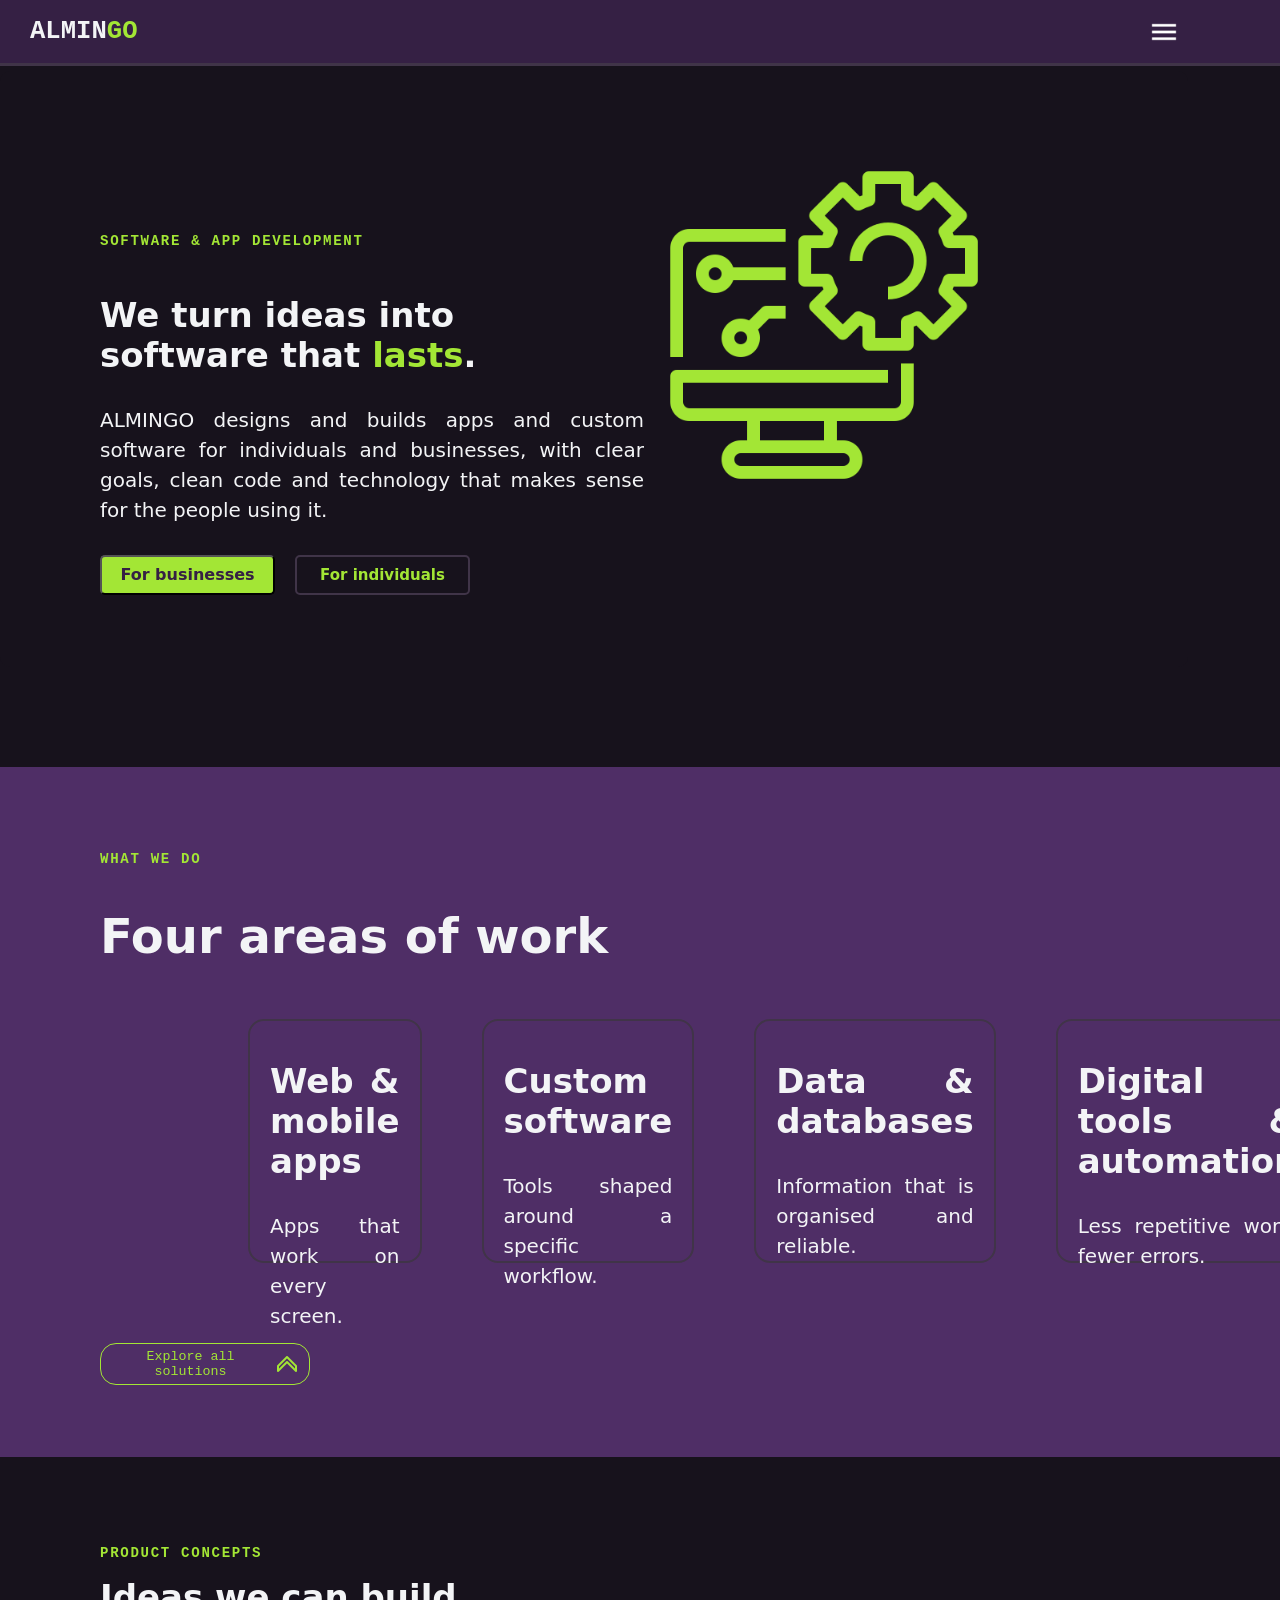
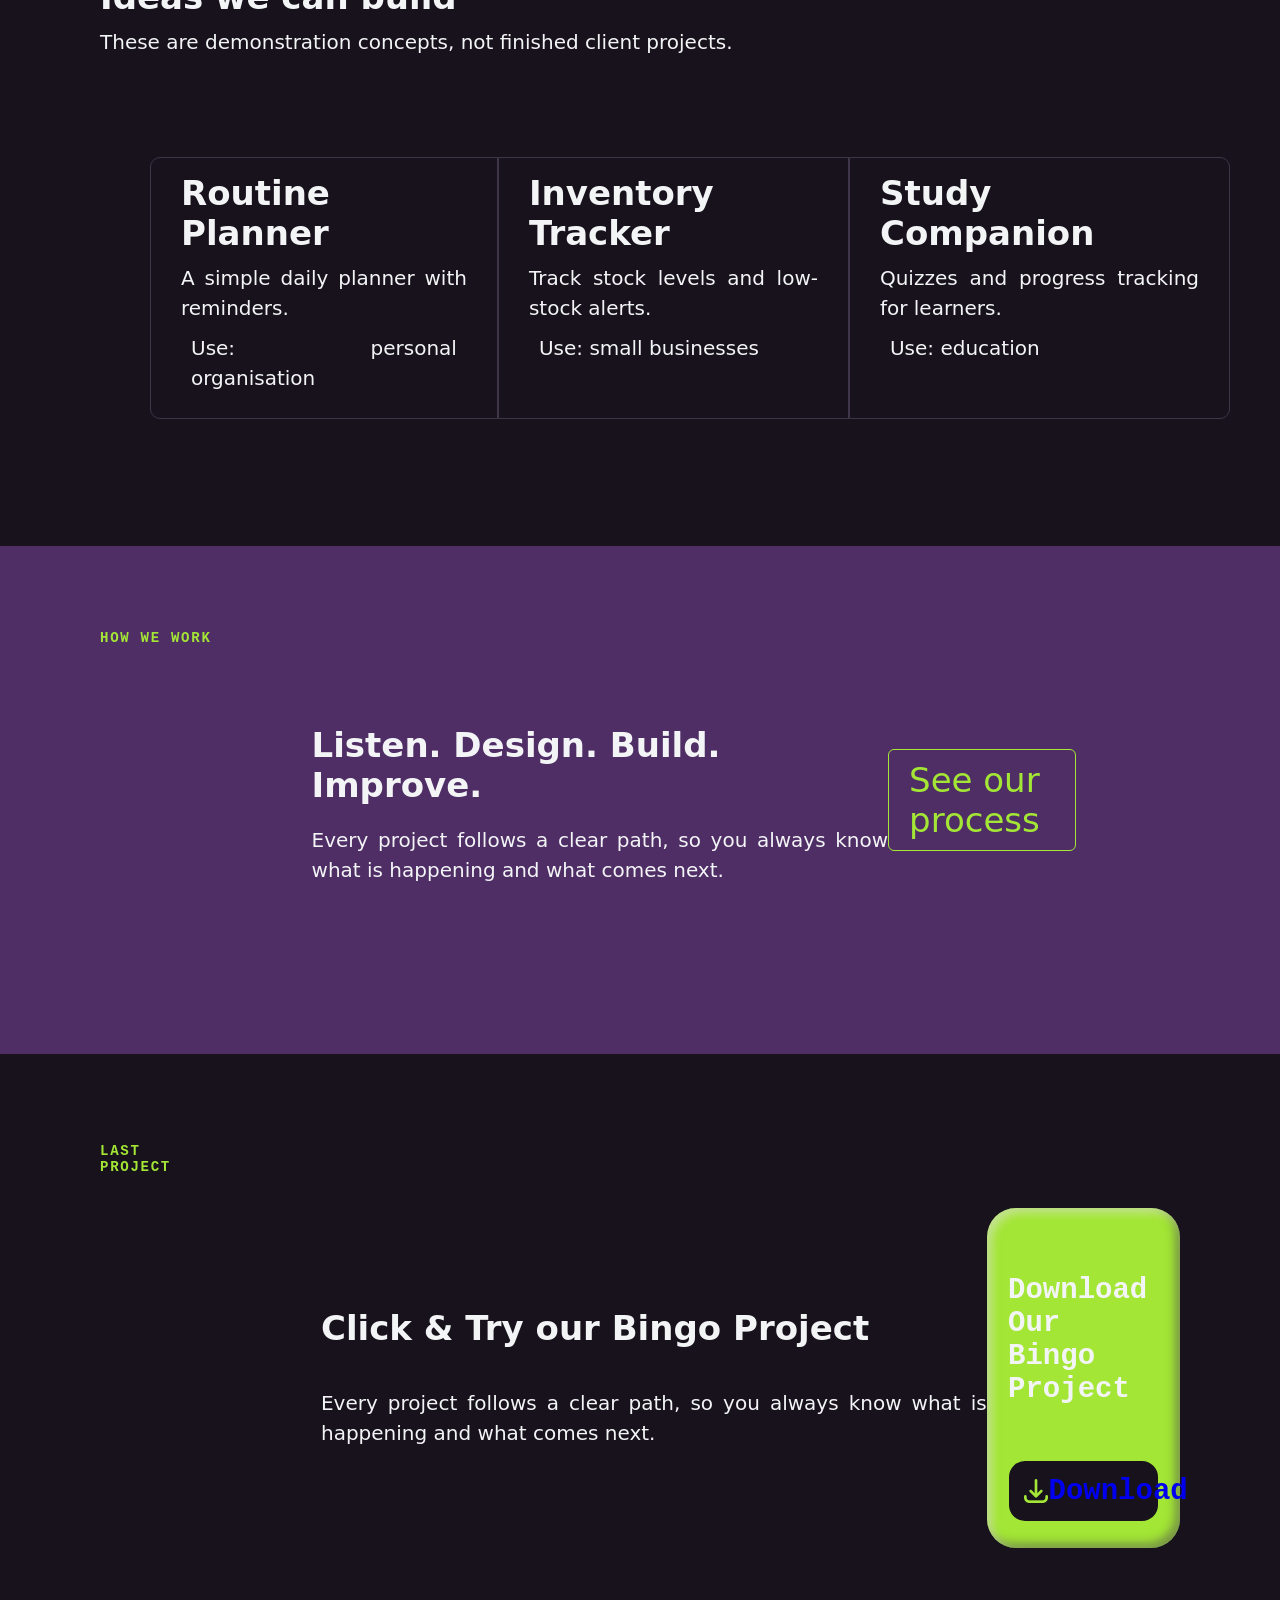
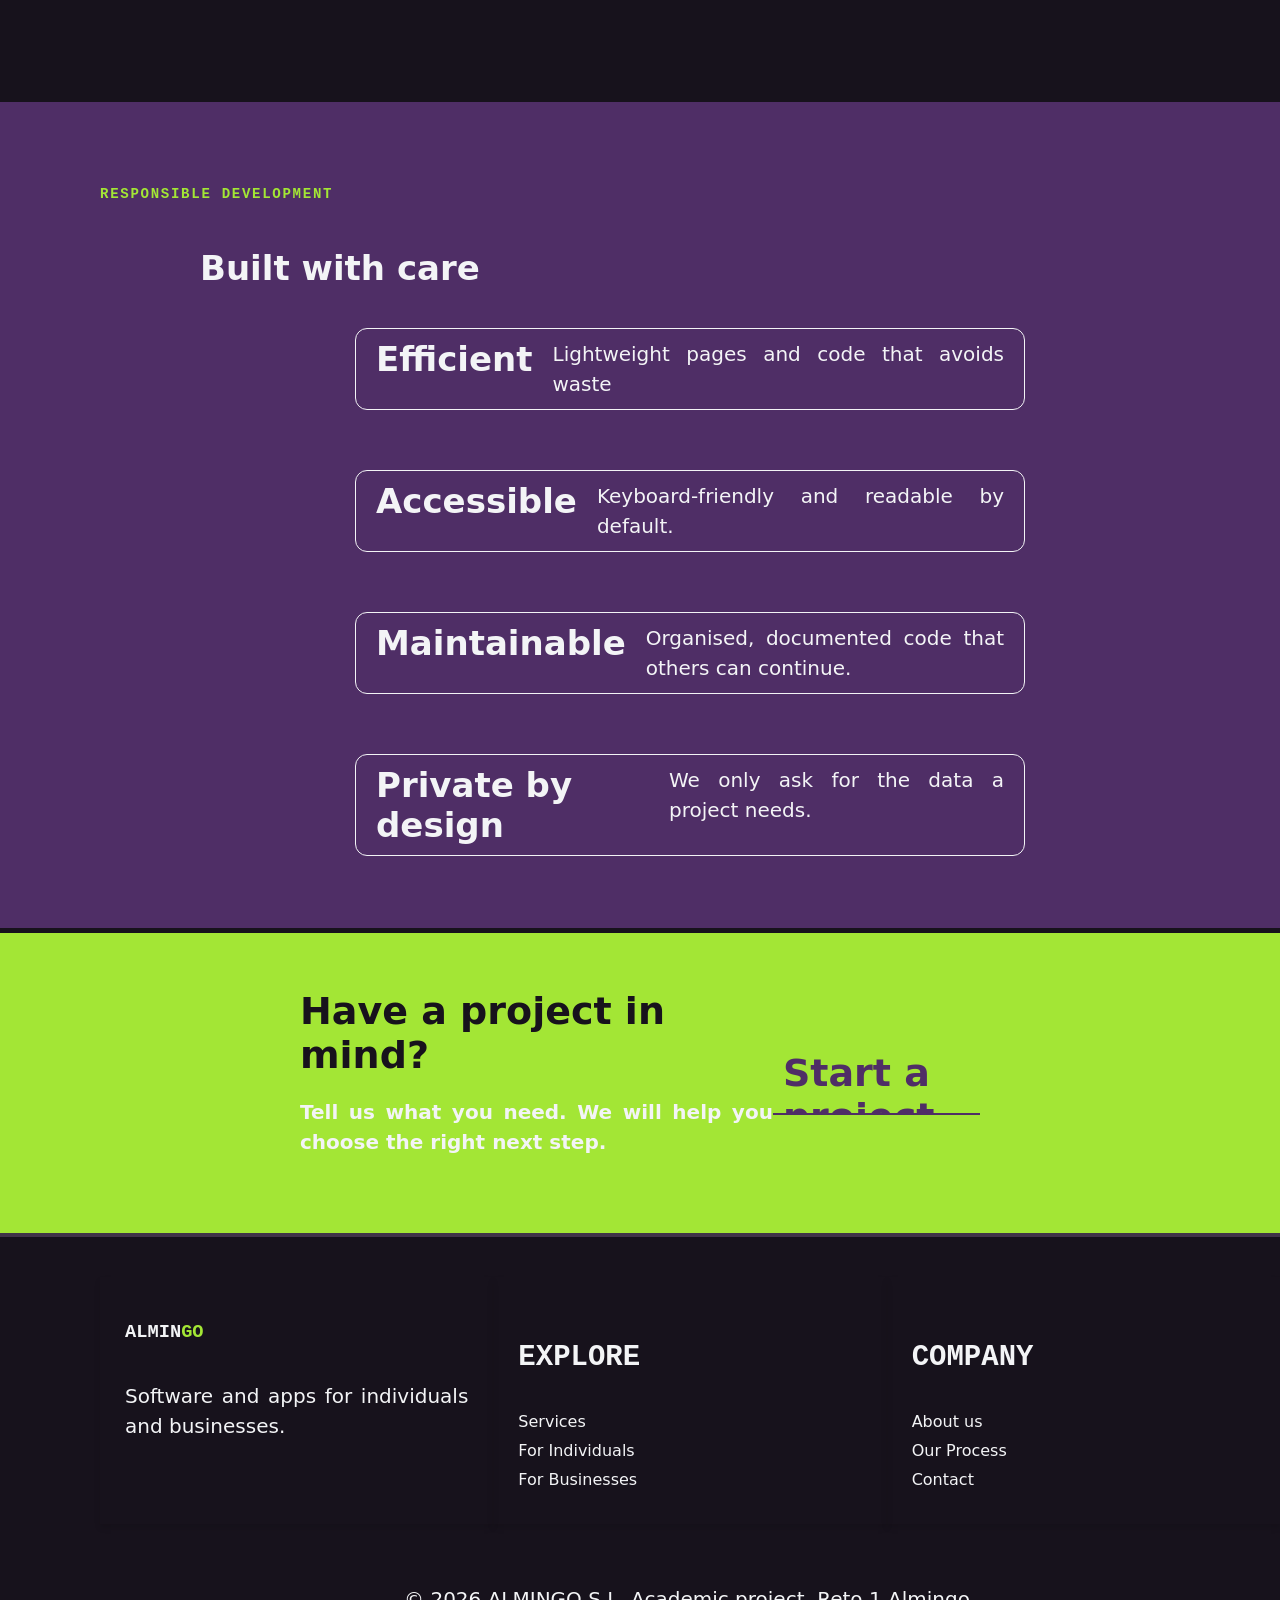
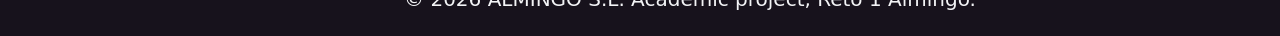
<file: index.html>
<!DOCTYPE html> 
<html lang="en">

<head>
    <meta charset="UTF-8">
    <meta name="viewport" content="width=device-width, initial-scale=1.0">
    <link rel="stylesheet" href="css/animaciones.css">
    <link rel="stylesheet" href="css/style.css">
    <link rel="stylesheet" href="css/index.css">
    <title>Almingo</title>
</head>

<body>
    <header>
        <h1><a href="index.html">ALMIN<span class="resaltado">GO</span></a></h1>
<nav>
    <details>
        <summary><img src="img/menu-icon.png" alt="Menu"></summary>
        <ul>
            <li><a href="index.html" class="lineanimacion">Home</a></li>
            <li><a href="about.html" class="lineanimacion">About</a></li>
            <li><a href="services.html" class="lineanimacion">Services</a></li>
            <li><a href="contact.html" class="lineanimacion" style="color: var(--accent-color);">Contact</a></li>
        </ul>
    </details>
</nav>  

    </header>
    <main>
        <section class="hero">
            <div class="section-left">
            <h2>Software & app development</h2>
            <h3>We turn ideas into software that <span class="resaltado">lasts</span>.</h3>
            <p>ALMINGO designs and builds apps and custom software for individuals and businesses, with clear goals,
                clean code and technology that makes sense for the people using it.</p>
            <div class="links">
                    <button class="businesses"><a href="businesses.html">For businesses</a></button>
                <button class="individuals"><a href="individuals.html" id="individuals">For individuals</a></button>
            </div>
            </div>

                <picture>
                    <source class="blablabla" srcset="img/configuraciones (2).png" media="(prefers-color-scheme: dark)">
                    <img class="blablabla" src="img/configuraciones.png" alt="Descripción de la imagen">
                </picture>
        </section>
    </section>
    <section class="what-we-do">
            <h2>What we do</h2>
            <h5>Four areas of work</h5>
            <div class="card-group">
                <div class="cards">
                    <article>
                    <h3>Web & mobile apps</h3>
                    <p>Apps that work on every screen.</p>
                </article>
                <article>
                    <h3>Custom software</h3>
                    <p>Tools shaped around a specific workflow.</p>
                </article>
                <article>
                    <h3>Data & databases</h3>
                    <p>Information that is organised and reliable.</p>
                </article>
                <article>
                    <h3>Digital tools & automation</h3>
                    <p>Less repetitive work, fewer errors.</p>
                </article>
                </div>

                <div class="cards">

                </div>
            </div>
            <button class="cta-wwd"><a href="#">Explore all solutions</a> <img src="img/flecha-hacia-arriba.png" alt=""></button>
        </section>

<section class="concept">
            <h2>Product concepts</h2>
            <h3>Ideas we can build</h3>
            <p>These are demonstration concepts, not finished client projects.</p>
            <div class="concept-group">
                <article class="left rellenar">
                    <h3>Routine Planner</h3>
                    <p>A simple daily planner with reminders.</p>
                    <p>Use: personal organisation</p>
                </article>
                <article class="rellenar">
                    <h3>Inventory Tracker</h3>
                    <p>Track stock levels and low-stock alerts.</p>
                    <p>Use: small businesses</p>
                </article>
                <article class="right rellenar">
                    <h3>Study Companion</h3>
                    <p>Quizzes and progress tracking for learners.</p>
                    <p>Use: education</p>
                </article>
            </div>
        </section>

        <section class="how-we-work">
            <h2>How we work</h2>
            <div class="hww">
                <div class="hww-text">
                    <h3>Listen. Design. Build. Improve.</h3>
                    <p>Every project follows a clear path, so you always know what is happening and what comes next.</p>
                </div>
                
                <div class="hww-cta">
                    <a href="#">See our process</a>
                </div>
            </div>
        </section>

        <section class="last-project">
            <h2>Last Project</h2>
            <div class="dnld">
                <div class="dnld-text">
                    <h3 style="margin: 0;">Click & Try our Bingo Project</h3>
                    <p style="margin: 0;"> Every project follows a clear path, so you always know what is happening and what comes next.</p>
                </div>
                
                <div class="dnld-cta">
                    <h4 style="width: 87%;">Download Our Bingo Project</h4>
                    <a href="https://drive.google.com/file/d/1TQT_myC5w-_zwgPtc32Vp1gZWszw1AgR/view?usp=sharing" target="_blank"><h4> <img src="img/descargas.png" class="dnld-icon" alt=""> Download</h4></a>
                </div>
            </div>
        </section>

        <section class="dev">
            <h2>Responsible development</h2>
            <h3>Built with care</h3>
            <div class="dev-card">
                <article>
                    <h3>Efficient</h3>
                    <p>Lightweight pages and code that avoids waste</p>
                </article>
                <article>
                    <h3>Accessible</h3>
                    <p>Keyboard-friendly and readable by default.</p>
                </article>
                <article>
                    <h3>Maintainable</h3>
                    <p>Organised, documented code that others can continue.</p>
                </article>
                <article>
                    <h3>Private by design</h3>
                    <p>We only ask for the data a project needs.</p>
                </article>
            </div>
        </section>

<section class="CTA">
    <div class="cta-left">
        <h3>Have a project in mind?</h3>
        <p>Tell us what you need. We will help you choose the right next step.</p>
    </div>
    <div class="cta-right rellenarararriba">
    <a href="#" style="height: 62px;">Start a project</a></div>
</section>
</main>

<footer>
        <section class="informative-section">
            <article class="informative-article">
                <h1>ALMIN<span class="resaltado">GO</span></h1>
                <p>Software and apps for individuals and businesses.</p>
            </article>

            <article class="informative-article">
                <h4>EXPLORE</h4>
                <a href="services.html">Services</a>
                <a href="individuals.html">For Individuals</a>
                <a href="businesses.html">For Businesses</a>
            </article>

            <article class="informative-article">
                <h4>COMPANY</h4>
                <a href="about.html">About us</a>
                <a href="">Our Process</a>
                <a href="contact.html">Contact</a>
            </article>
        </section>

        <section class="copy">
            <p>© 2026 ALMINGO S.L. Academic project, Reto 1 Almingo.</p>
        </section>
    </footer>
    
</body>

</html>
</file>
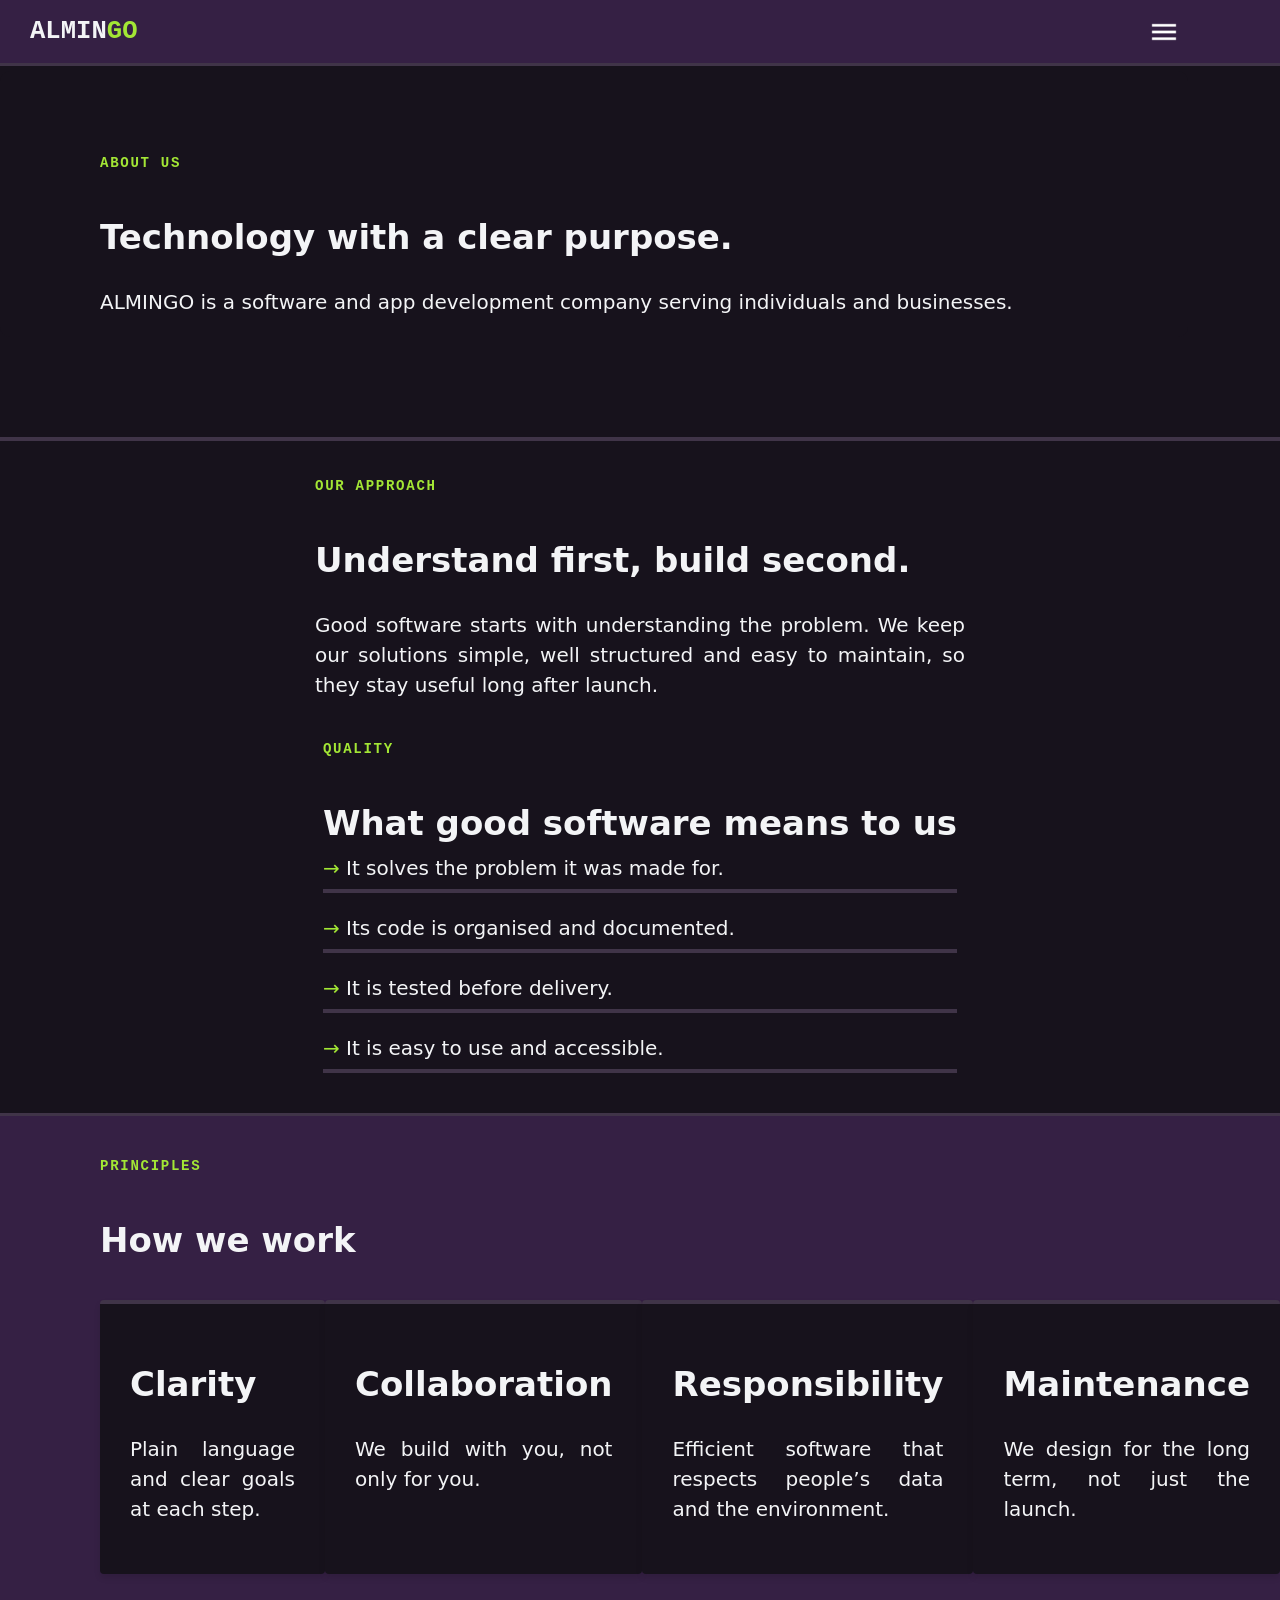
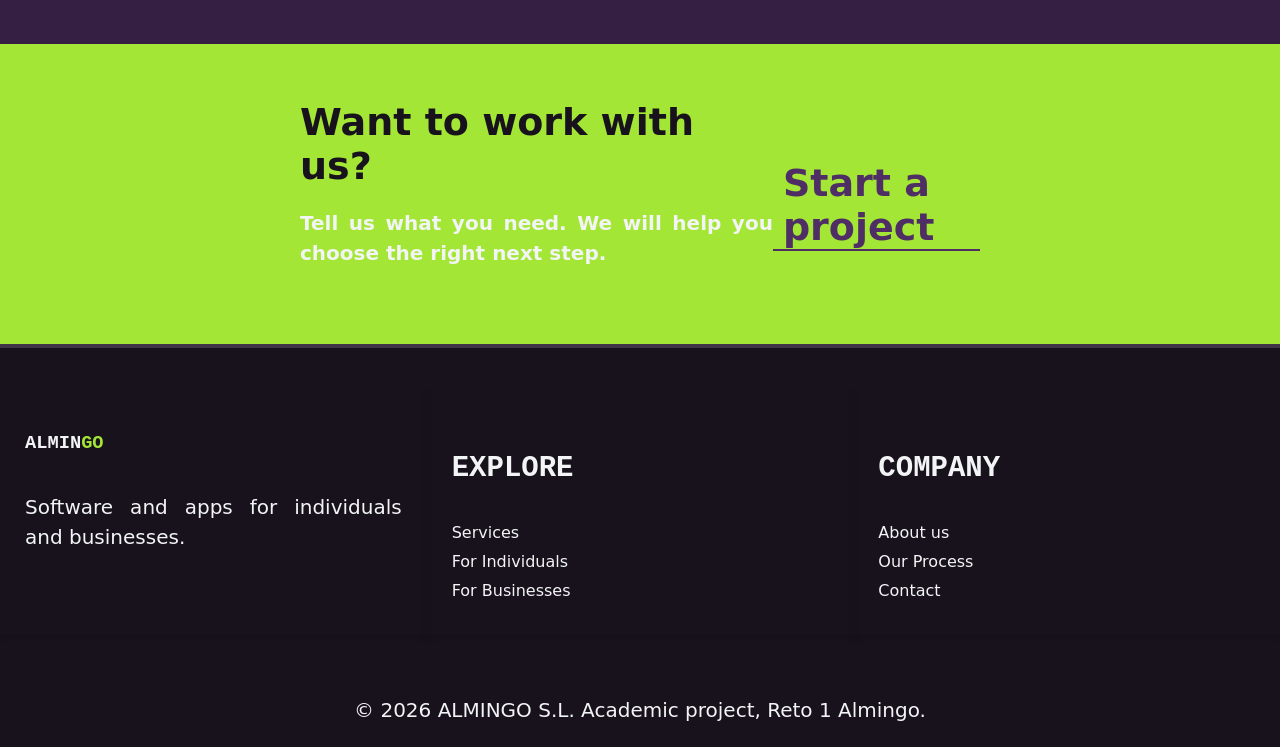
<file: about.html>
<!DOCTYPE html>
<html lang="en">

<head>
    <meta charset="UTF-8">
    <meta name="viewport" content="width=device-width, initial-scale=1.0">
    <link rel="stylesheet" href="css/animaciones.css">
    <link rel="stylesheet" href="css/style.css">
    <link rel="stylesheet" href="css/about-us.css">
    <title>Almingo</title>
</head>

<body>
    <header>
        <h1><a href="index.html">ALMIN<span class="resaltado">GO</span></a></h1>

        <nav>
            <details>
                <summary><img src="img/menu-icon.png" alt="Menu"></summary>
                <ul>
                    <li><a href="index.html" style="--chars:19">Home</a></li>
                    <br>
                    <li><a href="about.html" style="--chars:19">About</a></li>
                    <li><a href="services.html" style="--chars:19">Services</a></li>
            <li><a href="contact.html" class="lineanimacion" style="color: var(--accent-color);">Contact</a></li>
                </ul>
            </details>
        </nav>

    </header>
    <main>
        <section class="hero">
            <h2>About us</h2>
            <h3>Technology with a clear purpose.</h3>
            <p>ALMINGO is a software and app development company serving individuals and businesses.</p>
        </section>

        <section class="work-section">
            <article class="approach">
                <h2>Our approach</h2>
                <h3>Understand first, build second.</h3>
                <p>Good software starts with understanding the problem. We keep our solutions simple, well structured
                    and easy to maintain, so they stay useful long after launch.</p>
            </article>

            <article class="quality">
                <h2>Quality</h2>
                <h3>What good software means to us</h3>
                <p><span class="resaltado">→</span> It solves the problem it was made for.</p>
                <p><span class="resaltado">→</span> Its code is organised and documented.</p>
                <p><span class="resaltado">→</span> It is tested before delivery.</p>
                <p><span class="resaltado">→</span> It is easy to use and accessible.</p>
            </article>
        </section>

        <section>
            <div class="section-principles">
                <h2>Principles</h2>
                <h3>How we work</h3>
            </div>
            <div class="principles-content">
                <article>
                    <h3>Clarity</h3>
                    <p>Plain language and clear goals at each step.</p>
                </article>

                <article>
                    <h3>Collaboration</h3>
                    <p>We build with you, not only for you.</p>
                </article>

                <article>
                    <h3>Responsibility</h3>
                    <p>Efficient software that respects people’s data and the environment.</p>
                </article>

                <article>
                    <h3>Maintenance</h3>
                    <p>We design for the long term, not just the launch.</p>
                </article>
            </div>
        </section>

        <section class="CTA">
            <div cta-lefts>
                <h3>Want to work with us?</h3>
                <p>Tell us what you need. We will help you choose the right next step.</p>
            </div>
            <div class="cta-right">
                <a href="#">Start a project</a>
            </div>
        </section>

        <section class="informative-section">
            <article class="informative-article">
                <h1>ALMIN<span class="resaltado">GO</span></h1>
                <p>Software and apps for individuals and businesses.</p>
            </article>

            <article class="informative-article">
                <h4>EXPLORE</h4>
                <a href="services.html">Services</a>
                <a href="individuals.html">For Individuals</a>
                <a href="businesses.html">For Businesses</a>
            </article>

            <article class="informative-article">
                <h4>COMPANY</h4>
                <a href="about.html">About us</a>
                <a href="">Our Process</a>
                <a href="contact.html">Contact</a>
            </article>
        </section>

        <section class="copy">
            <p>© 2026 ALMINGO S.L. Academic project, Reto 1 Almingo.</p>
        </section>

    </main>
</body>

</html>
</file>
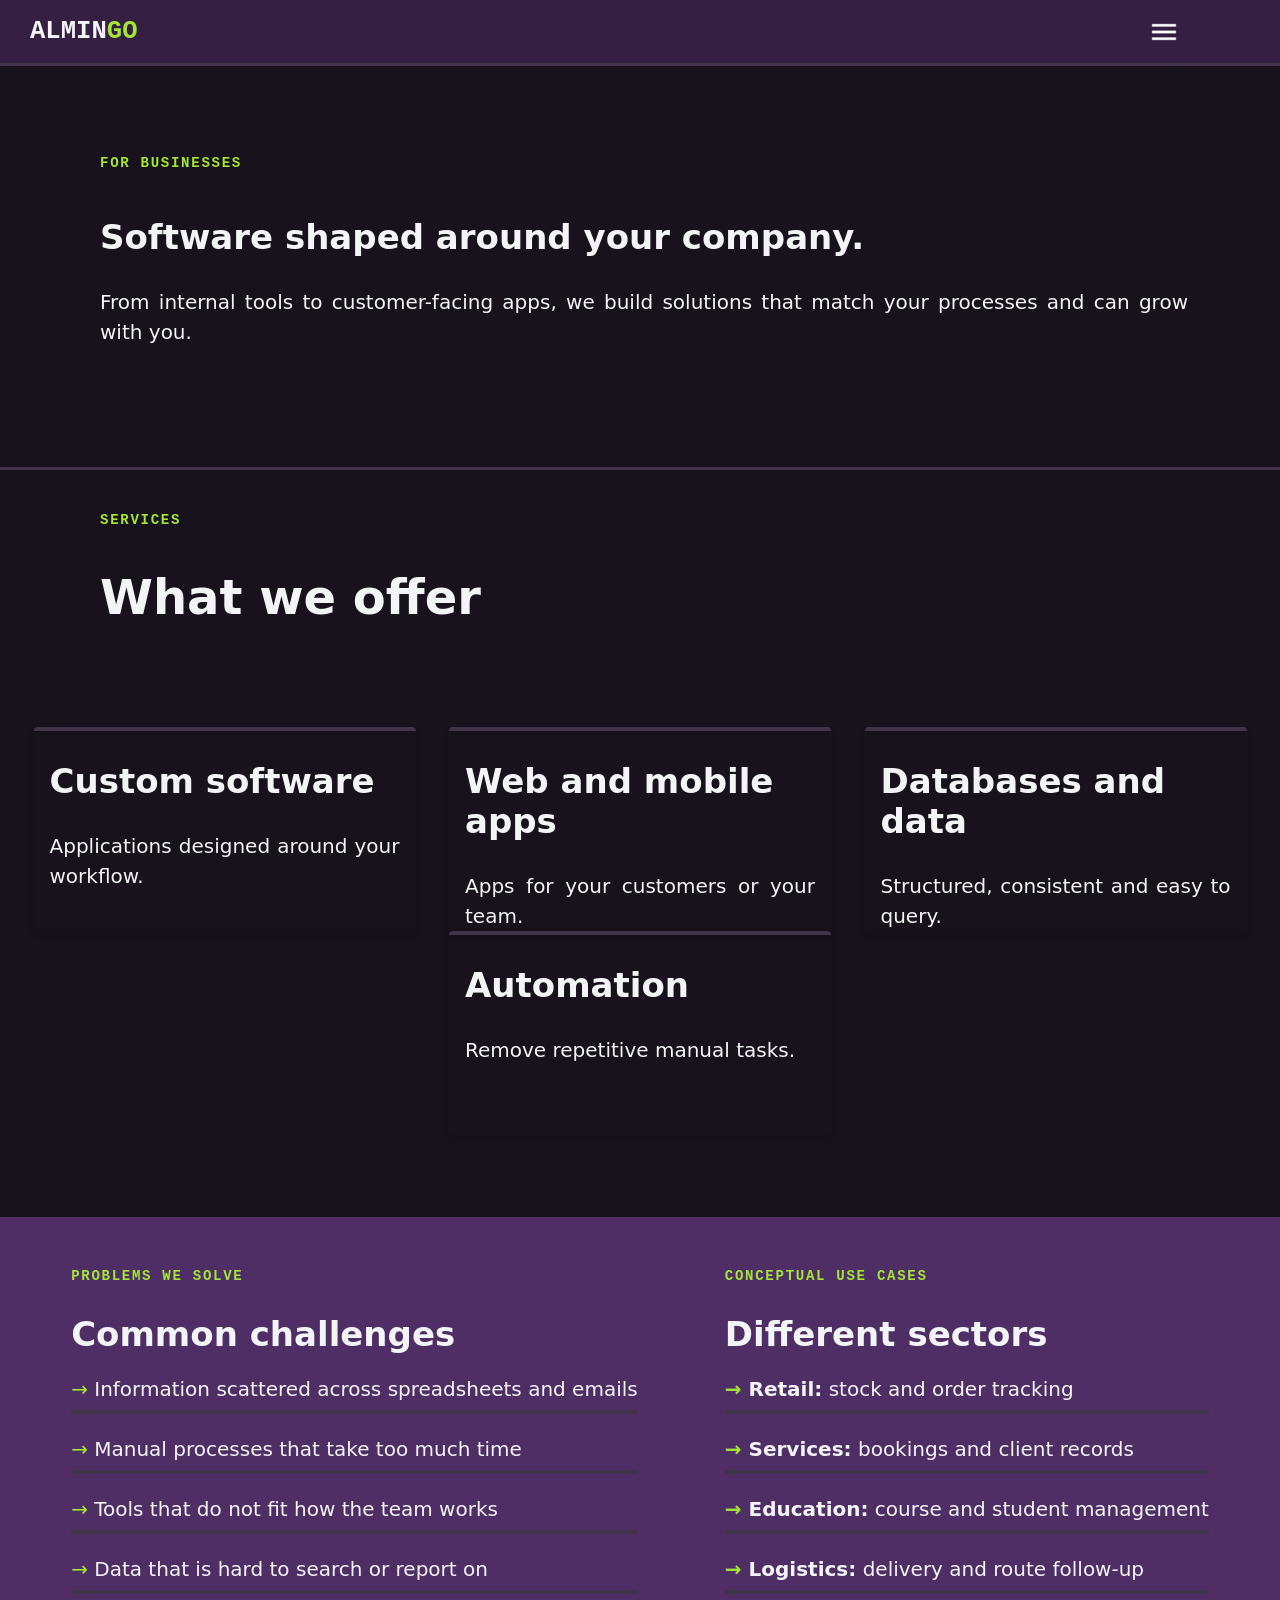
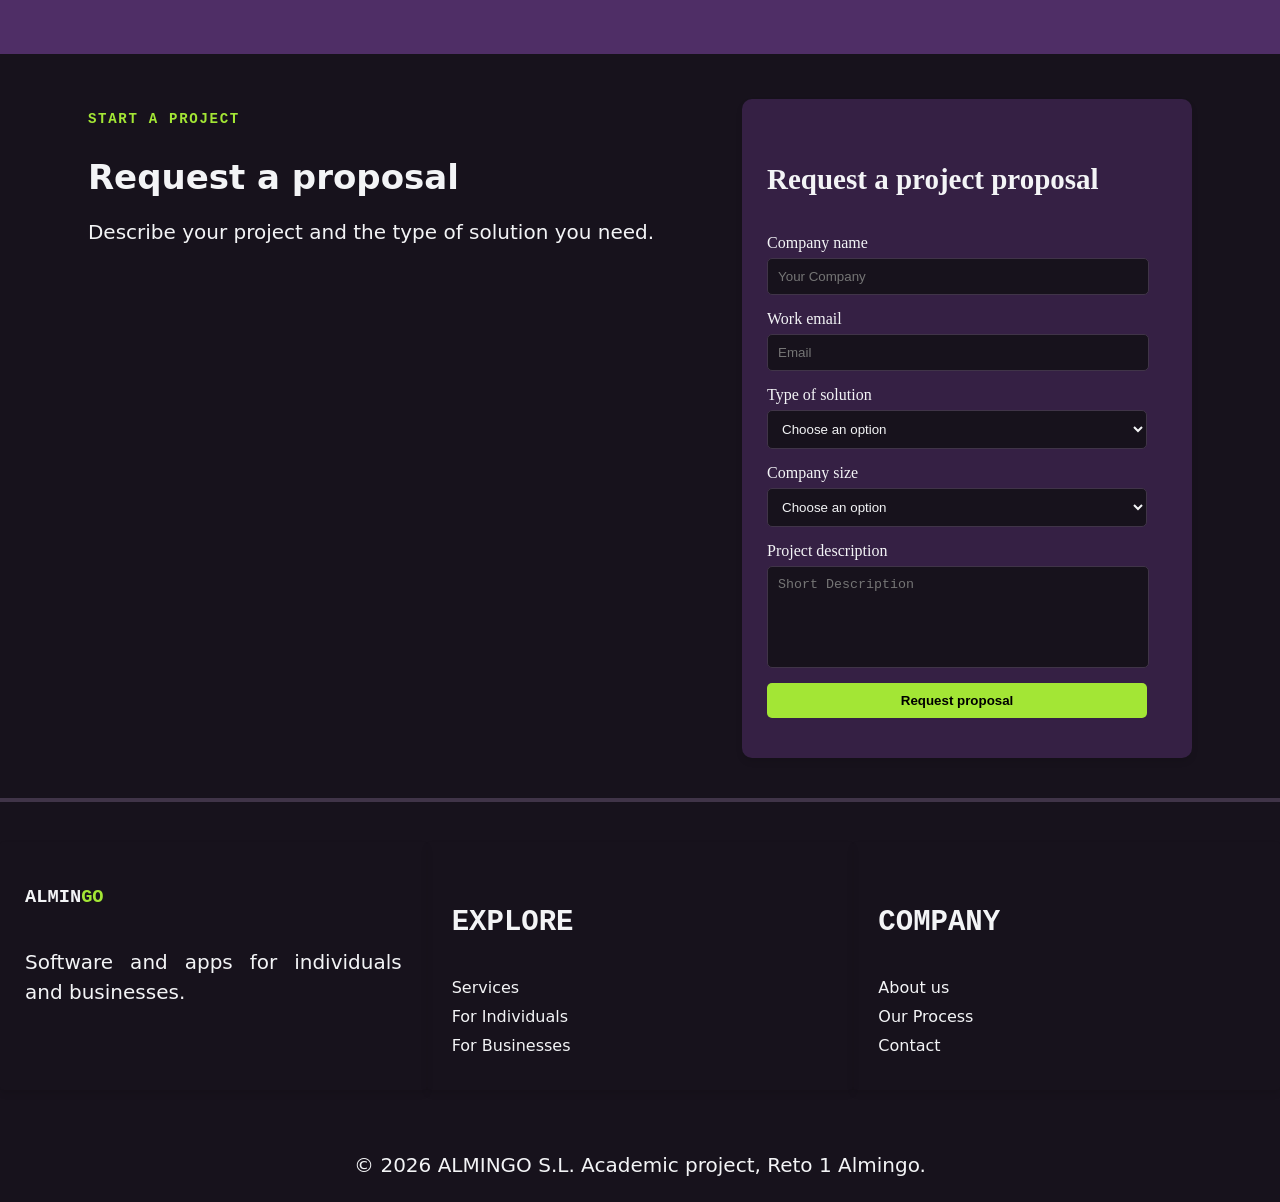
<file: businesses.html>
<!DOCTYPE html>
<html lang="en">

<head>
    <meta charset="UTF-8">
    <meta name="viewport" content="width=device-width, initial-scale=1.0">
    <link rel="stylesheet" href="css/animaciones.css">
    <link rel="stylesheet" href="css/style.css">
    <link rel="stylesheet" href="css/businesses.css">
    <title>Almingo</title>
</head>

<body>
    <header>
        <h1><a href="index.html">ALMIN<span class="resaltado">GO</span></a></h1>

        <nav>
            <details>
                <summary><img src="img/menu-icon.png" alt="Menu"></summary>
                <ul>
                    <li><a href="index.html" style="--chars:19">Home</a></li>
                    <br>
                    <li><a href="about.html" style="--chars:19">About</a></li>
                    <li><a href="services.html" style="--chars:19">Services</a></li>
                    <li><a href="contact.html" class="lineanimacion" style="color: var(--accent-color);">Contact</a></li>
                </ul>
            </details>
        </nav>

    </header>
    <main>
        <section class="hero">
            <h2>For businesses</h2>
            <h3>Software shaped around your company.</h3>
            <p>From internal tools to customer-facing apps, we build solutions that match your
                processes and can grow with you.</p>
        </section>

        <section>
            <div class="section-services">
                <h2>Services</h2>
                <h5>What we offer</h5>
            </div>
            <div class="services">
                <article class="service">
                    <h3>Custom software</h3>
                    <p>Applications designed around your workflow.</p>
                </article>

                <article class="service">
                    <h3>Web and mobile apps</h3>
                    <p>Apps for your customers or your team.</p>
                </article>

                <article class="service">
                    <h3>Databases and data</h3>
                    <p>Structured, consistent and easy to query.</p>
                </article>

                <article class="service">
                    <h3>Automation</h3>
                    <p>Remove repetitive manual tasks.</p>
                </article>
            </div>
        </section>

        <section class="problems">
            <article class="problem">
                <h2>Problems we solve</h2>
                <h3>Common challenges</h3>
                <p><span class="resaltado">→</span> Information scattered across spreadsheets and emails</p>
                <p><span class="resaltado">→</span> Manual processes that take too much time</p>
                <p><span class="resaltado">→</span> Tools that do not fit how the team works</p>
                <p><span class="resaltado">→</span> Data that is hard to search or report on</p>
            </article>

            <article class="problem">
                <h2>Conceptual use cases</h2>
                <h3>Different sectors</h3>
                <p><b><span class="resaltado">→</span> Retail:</b> stock and order tracking</p>
                <p><b><span class="resaltado">→</span> Services:</b> bookings and client records</p>
                <p><b><span class="resaltado">→</span> Education:</b> course and student management</p>
                <p><b><span class="resaltado">→</span> Logistics:</b> delivery and route follow-up</p>
            </article>
        </section>

        <section class="formulario">
            <div class="formulario-texto">
                <h2>Start a project</h2>
                <h3>Request a proposal</h3>
                <p>Describe your project and the type of solution you need.</p>
            </div>
            <form>
                <h4>Request a project proposal</h4>
                <div class="question">
                    <label for="nombre">Company name</label>
                    <div>
                        <input type="text" id="name" name="name" placeholder="Your Company">
                    </div>
                </div>

                <div class="question">
                    <label for="mail">Work email</label>
                    <input type="email" id="mail" name="mail" placeholder="Email">
                </div>

                <div class="question">
                    <label for="tipo">Type of solution</label>
                    <select id="tipo" name="tipo">
                        <option value="">Choose an option</option>
                        <option>Custom software</option>
                        <option>Web or mobile app</option>
                        <option>Database and data management</option>
                        <option>Automation</option>
                        <option>Not sure yet</option>
                    </select>
                </div>

                <div class="question">
                    <label for="tipo">Company size</label>
                    <select d="tipo" name="tipo" style="width: 95%;">
                        <option value="">Choose an option</option>
                        <option>1-10 employees</option>
                        <option>11-50 employees</option>
                        <option>51-250 employees</option>
                        <option>More than 250 employees</option>
                    </select>
                </div>

                <div class="question">
                    <label for="idea">Project description</label>
                    <textarea id="idea" name="idea" placeholder="Short Description"></textarea>
                </div>

                <input type="submit" id="enviar" value="Request proposal" class="boton_enviar">

            </form>
        </section>

        <section class="informative-section">
            <article class="informative-article">
                <h1>ALMIN<span class="resaltado">GO</span></h1>
                <p>Software and apps for individuals and businesses.</p>
            </article>

            <article class="informative-article">
                <h4>EXPLORE</h4>
                <a href="services.html">Services</a>
                <a href="individuals.html">For Individuals</a>
                <a href="businesses.html">For Businesses</a>
            </article>

            <article class="informative-article">
                <h4>COMPANY</h4>
                <a href="about.html">About us</a>
                <a href="">Our Process</a>
                <a href="contact.html">Contact</a>
            </article>
        </section>

        <section class="copy">
            <p>© 2026 ALMINGO S.L. Academic project, Reto 1 Almingo.</p>
        </section>

    </main>
</body>

</html>
</file>
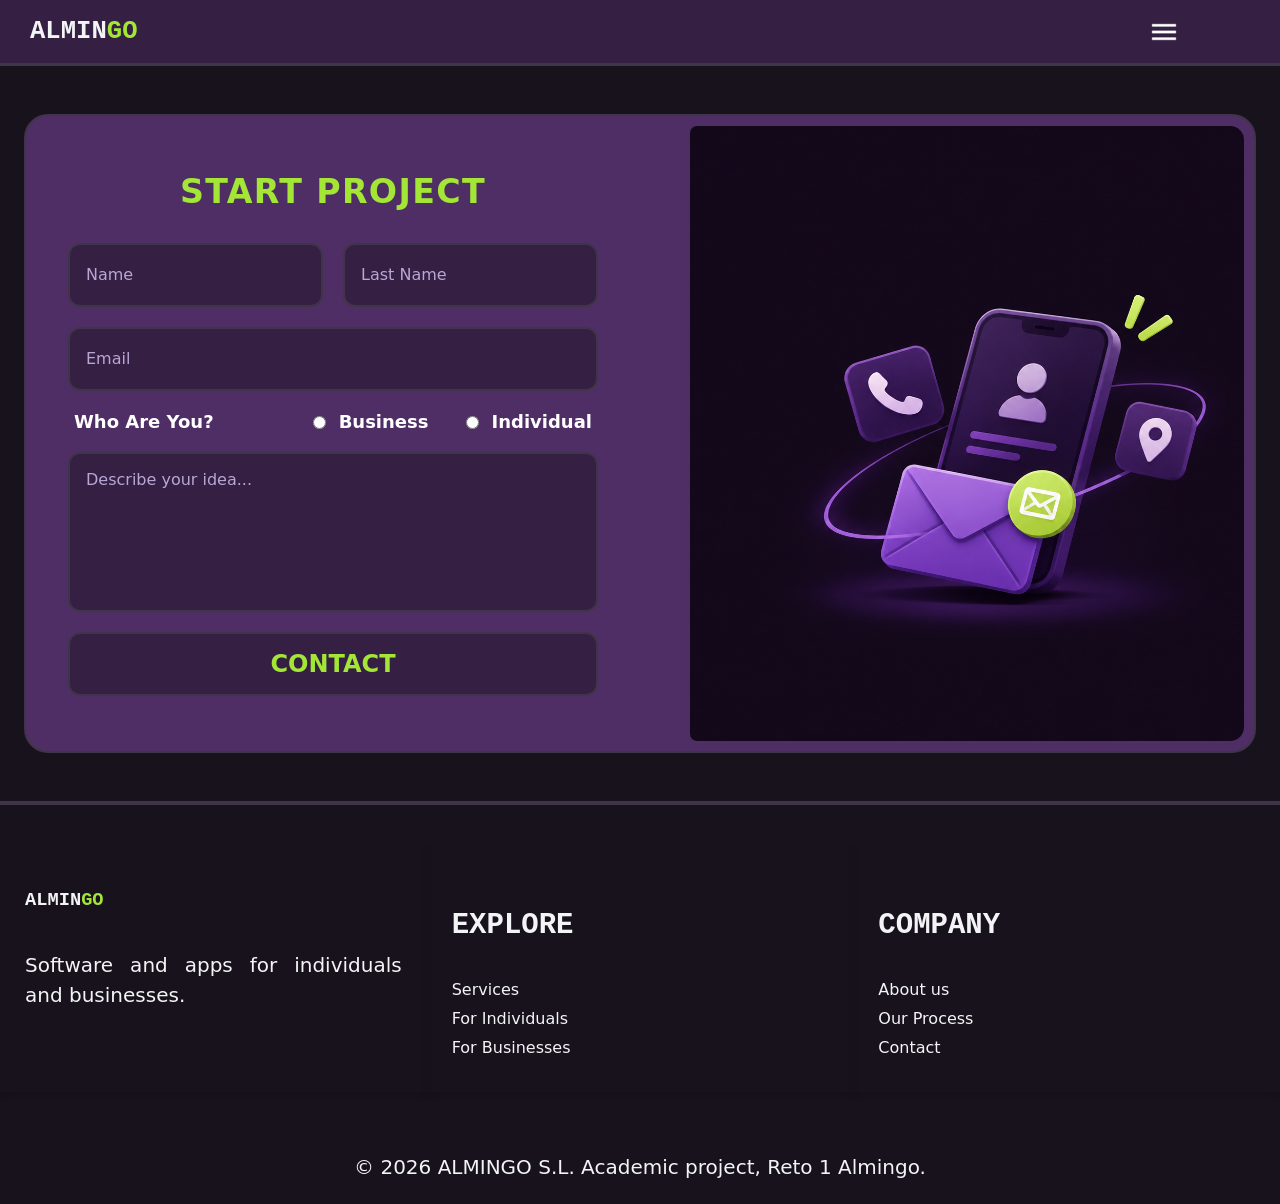
<file: contact.html>
<!DOCTYPE html>
<html lang="en">

<head>
    <meta charset="UTF-8">
    <meta name="viewport" content="width=device-width, initial-scale=1.0">
    <link rel="stylesheet" href="css/animaciones.css">
    <link rel="stylesheet" href="css/style.css">
    <link rel="stylesheet" href="css/contact.css">
    <title>Almingo</title>
</head>

<body>
    <header>
        <h1><a href="index.html">ALMIN<span class="resaltado">GO</span></a></h1>

        <nav>
            <details>
                <summary><img src="img/menu-icon.png" alt="Menu"></summary>
                <ul>
                    <li><a href="index.html" class="lineanimacion" style="--chars:19">Home</a></li>
                    <br>
                    <li><a href="about.html" class="lineanimacion" style="--chars:19">About</a></li>
                    <li><a href="services.html" class="lineanimacion" style="--chars:19">Services</a></li>
                    <li><a href="contact.html" class="lineanimacion" style="color: var(--accent-color);">Contact</a></li>
                </ul>
            </details>
        </nav>

    </header>
    <main>

        <div class="contact">

            <section class="contact-left">
                <form class="contact-form">
                    <h2 class="contact-title">START PROJECT</h2>

                    <div class="contact-row">
                        <input type="text" id="name" name="name" placeholder="Name" autocomplete="given-name">

                        <input type="text" id="last-name" name="last-name" placeholder="Last Name" autocomplete="family-name">
                    </div>

                    <input type="email" id="email" name="email" placeholder="Email" autocomplete="email">

                    <div class="contact-type">
                        <legend>Who Are You?</legend>
                        <div class="contact-type-options">
                            <label class="contact-option">
                                <input type="radio" name="client-type" value="business">
                                <span>Business</span>
                            </label>
                            <label class="contact-option">
                                <input type="radio" name="client-type" value="individual">
                                <span>Individual</span>
                            </label>
                        </div>
                    </div>

                    <textarea class="textarea" id="idea" name="idea" placeholder="Describe your idea..."></textarea>

                    <button type="button" class="contact-button">CONTACT</button>
                </form>
            </section>

            <section class="contact-right">
                <img src="img/Ilustración 3D de contacto en tonos púrpura y lima.png" alt="3D illustration of a phone with an envelope, call and location icons">
            </section>

        </div>
</main>

<footer>
        <section class="informative-section">
            <article class="informative-article">
                <h1>ALMIN<span class="resaltado">GO</span></h1>
                <p>Software and apps for individuals and businesses.</p>
            </article>

            <article class="informative-article">
                <h4>EXPLORE</h4>
                <a href="services.html">Services</a>
                <a href="individuals.html">For Individuals</a>
                <a href="businesses.html">For Businesses</a>
            </article>

            <article class="informative-article">
                <h4>COMPANY</h4>
                <a href="about.html">About us</a>
                <a href="">Our Process</a>
                <a href="contact.html">Contact</a>
            </article>
        </section>

        <section class="copy">
            <p>© 2026 ALMINGO S.L. Academic project, Reto 1 Almingo.</p>
        </section>
    </footer>
    
</body>

</html>
</file>
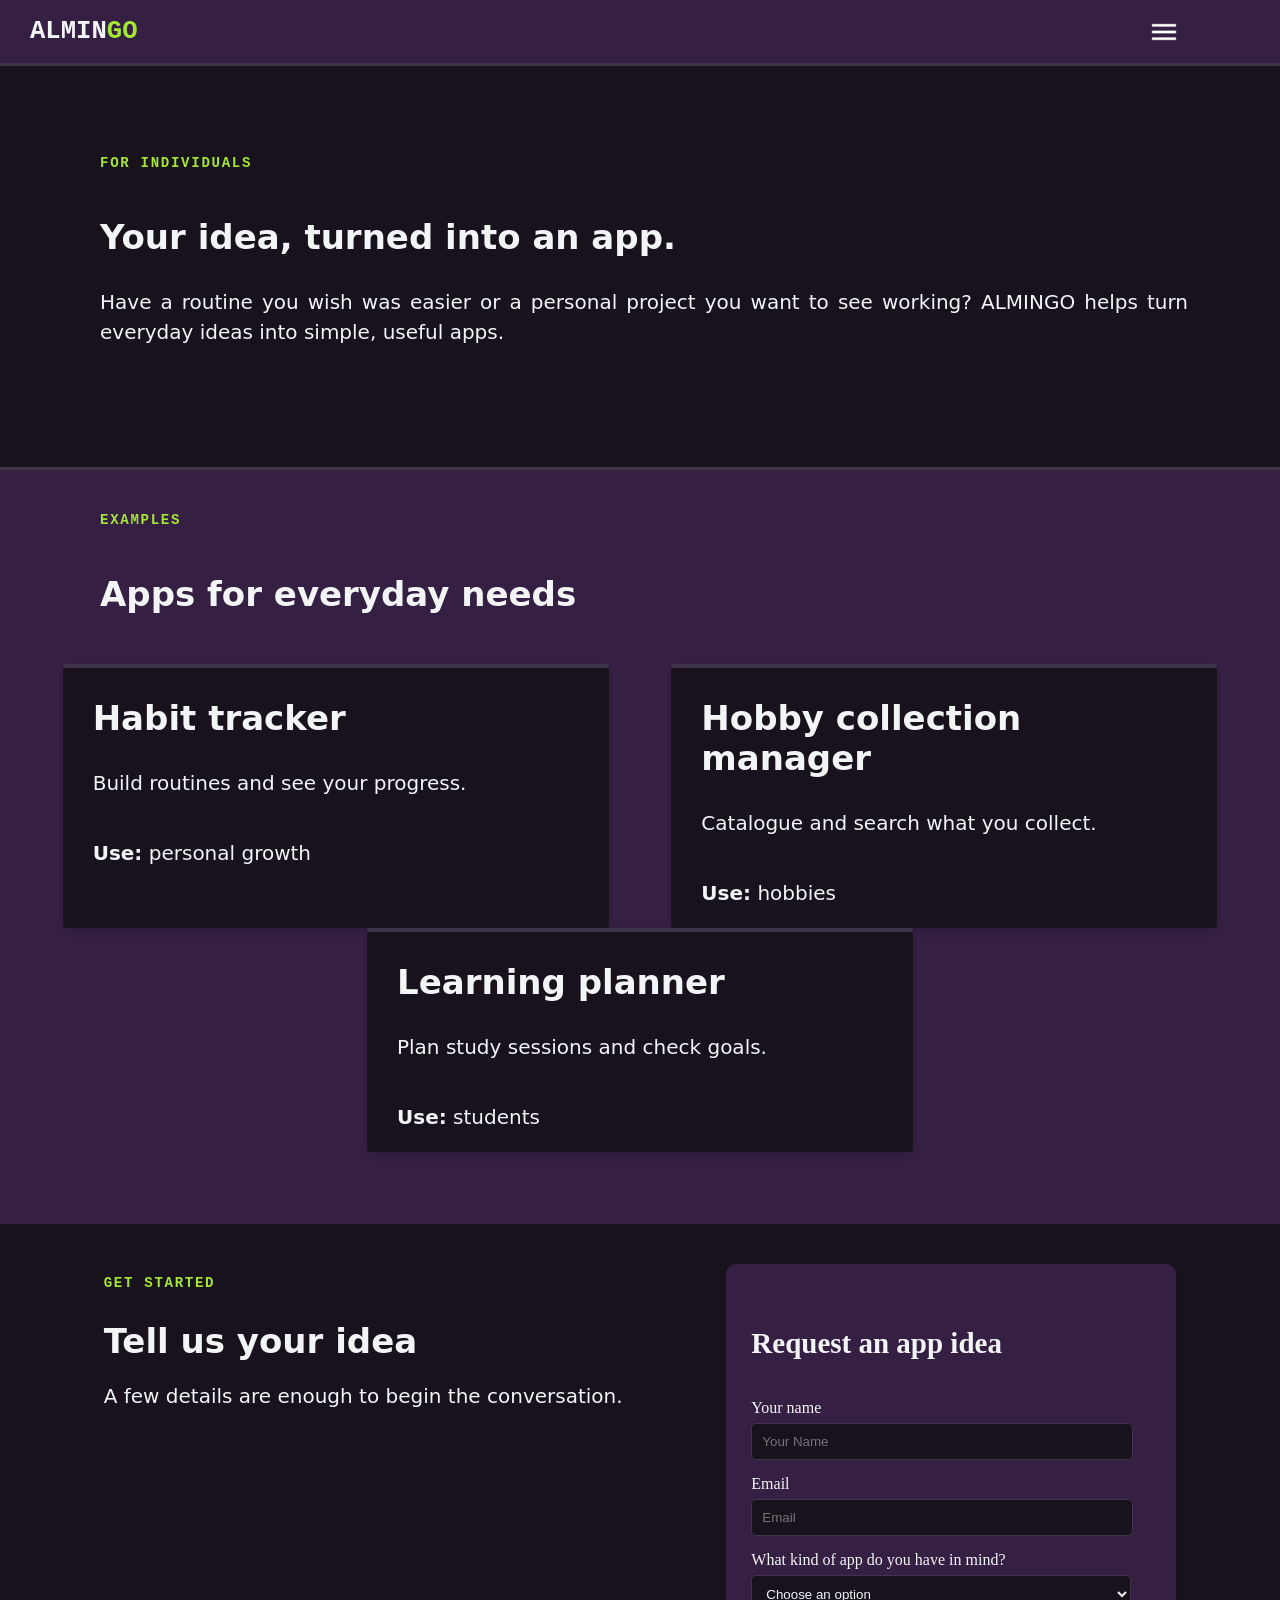
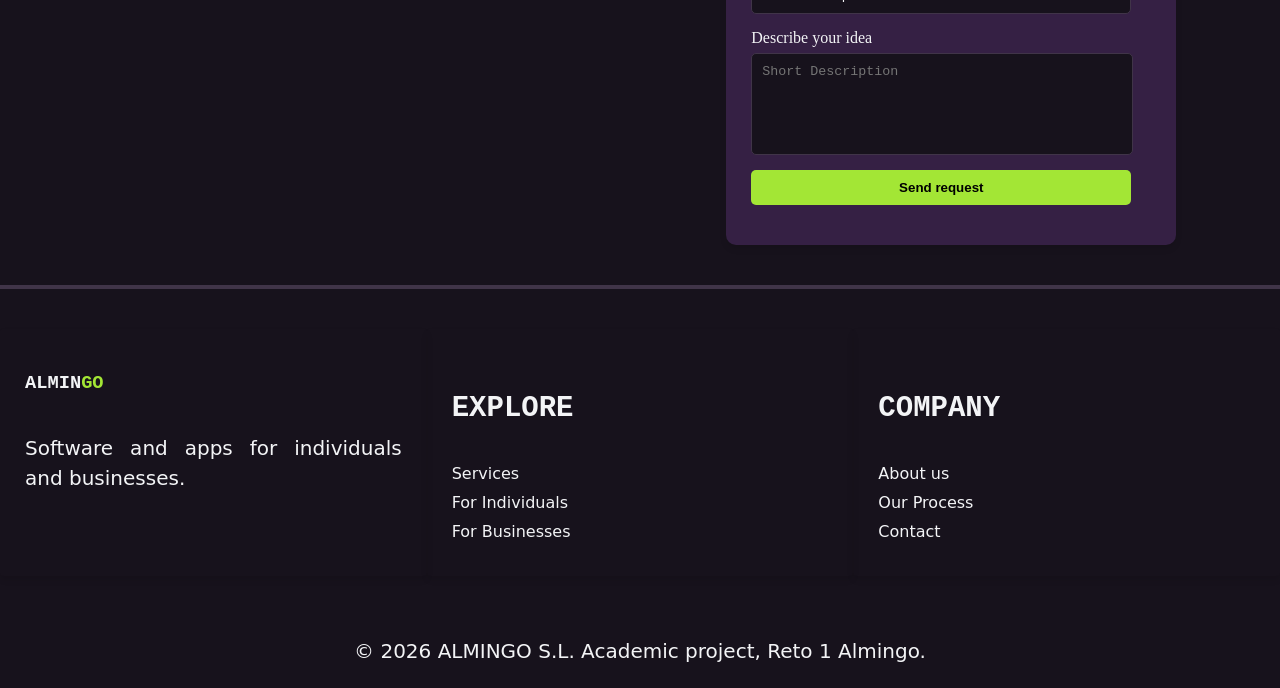
<file: individuals.html>
<!DOCTYPE html>
<html lang="en">

<head>
    <meta charset="UTF-8">
    <meta name="viewport" content="width=device-width, initial-scale=1.0">
    <link rel="stylesheet" href="css/animaciones.css">
    <link rel="stylesheet" href="css/style.css">
    <link rel="stylesheet" href="css/individuals.css">
    <title>Almingo</title>
</head>

<body>
    <header>
        <h1><a href="index.html">ALMIN<span class="resaltado">GO</span></a></h1>

        <nav>
            <details>
                <summary><img src="img/menu-icon.png" alt="Menu"></summary>
                <ul>
                    <li><a href="index.html" class="lineanimacion" style="--chars:19">Home</a></li>
                    <li><a href="about.html" class="lineanimacion" style="--chars:19">About</a></li>
                    <li><a href="services.html" class="lineanimacion" style="--chars:19">Services</a></li>
                    <li><a href="contact.html" class="lineanimacion" style="color: var(--accent-color);">Contact</a></li>
                </ul>
            </details>
        </nav>

    </header>
    <main>
        <section class="hero">
            <h2>For Individuals</h2>
            <h3>Your idea, turned into an app.</h3>
            <p>Have a routine you wish was easier or a personal project you want to see working? ALMINGO helps turn
                everyday ideas into simple, useful apps.</p>
        </section>

        <section>
            <div class="section-examples">
                <h2>EXAMPLES</h2>
                <h3>Apps for everyday needs</h3>
            </div>
            <div class="examples">
                <article class="example">
                    <h3>Habit tracker</h3>
                    <p>Build routines and see your progress.</p>
                    <p><b>Use:</b> personal growth</p>
                </article>
                <article class="example">
                    <h3>Hobby collection manager</h3>
                    <p>Catalogue and search what you collect.</p>
                    <p><b>Use:</b> hobbies</p>
                </article>
                <article class="example">
                    <h3>Learning planner</h3>
                    <p>Plan study sessions and check goals.</p>
                    <p><b>Use:</b> students</p>
                </article>
            </div>
        </section>

        <section class="formulario">
            <div class="formulario-texto">
                <h2>Get started</h2>
                <h3>Tell us your idea</h3>
                <p>A few details are enough to begin the conversation.</p>
            </div>
            <form>
                <h4>Request an app idea</h4>
                <div class="question">
                    <label for="nombre">Your name</label>
                    <div>
                        <input type="text" id="name" name="name" placeholder="Your Name">
                    </div>
                </div>

                <div class="question">
                    <label for="mail">Email</label>
                    <input type="email" id="mail" name="mail" placeholder="Email">
                </div>

                <div class="question">
                    <label for="tipo">What kind of app do you have in mind?</label>
                    <select id="tipo" name="tipo">
                        <option value="">Choose an option</option>
                        <option>Personal organisation</option>
                        <option>Learning or hobby</option>
                        <option>Health and routines</option>
                        <option>Something else</option>
                    </select>
                </div>

                <div class="question">
                    <label for="idea">Describe your idea</label>
                    <textarea id="idea" name="idea" placeholder="Short Description"></textarea>
                </div>

                <input type="submit" id="enviar" value="Send request" class="boton_enviar">

            </form>
        </section>

        <section class="informative-section">
            <article class="informative-article">
                <h1>ALMIN<span class="resaltado">GO</span></h1>
                <p>Software and apps for individuals and businesses.</p>
            </article>

            <article class="informative-article">
                <h4>EXPLORE</h4>
                <a href="services.html">Services</a>
                <a href="individuals.html">For Individuals</a>
                <a href="businesses.html">For Businesses</a>
            </article>

            <article class="informative-article">
                <h4>COMPANY</h4>
                <a href="about.html">About us</a>
                <a href="">Our Process</a>
                <a href="contact.html">Contact</a>
            </article>
        </section>

        <section class="copy">
            <p>© 2026 ALMINGO S.L. Academic project, Reto 1 Almingo.</p>
        </section>
    </main>
</body>

</html>
</file>
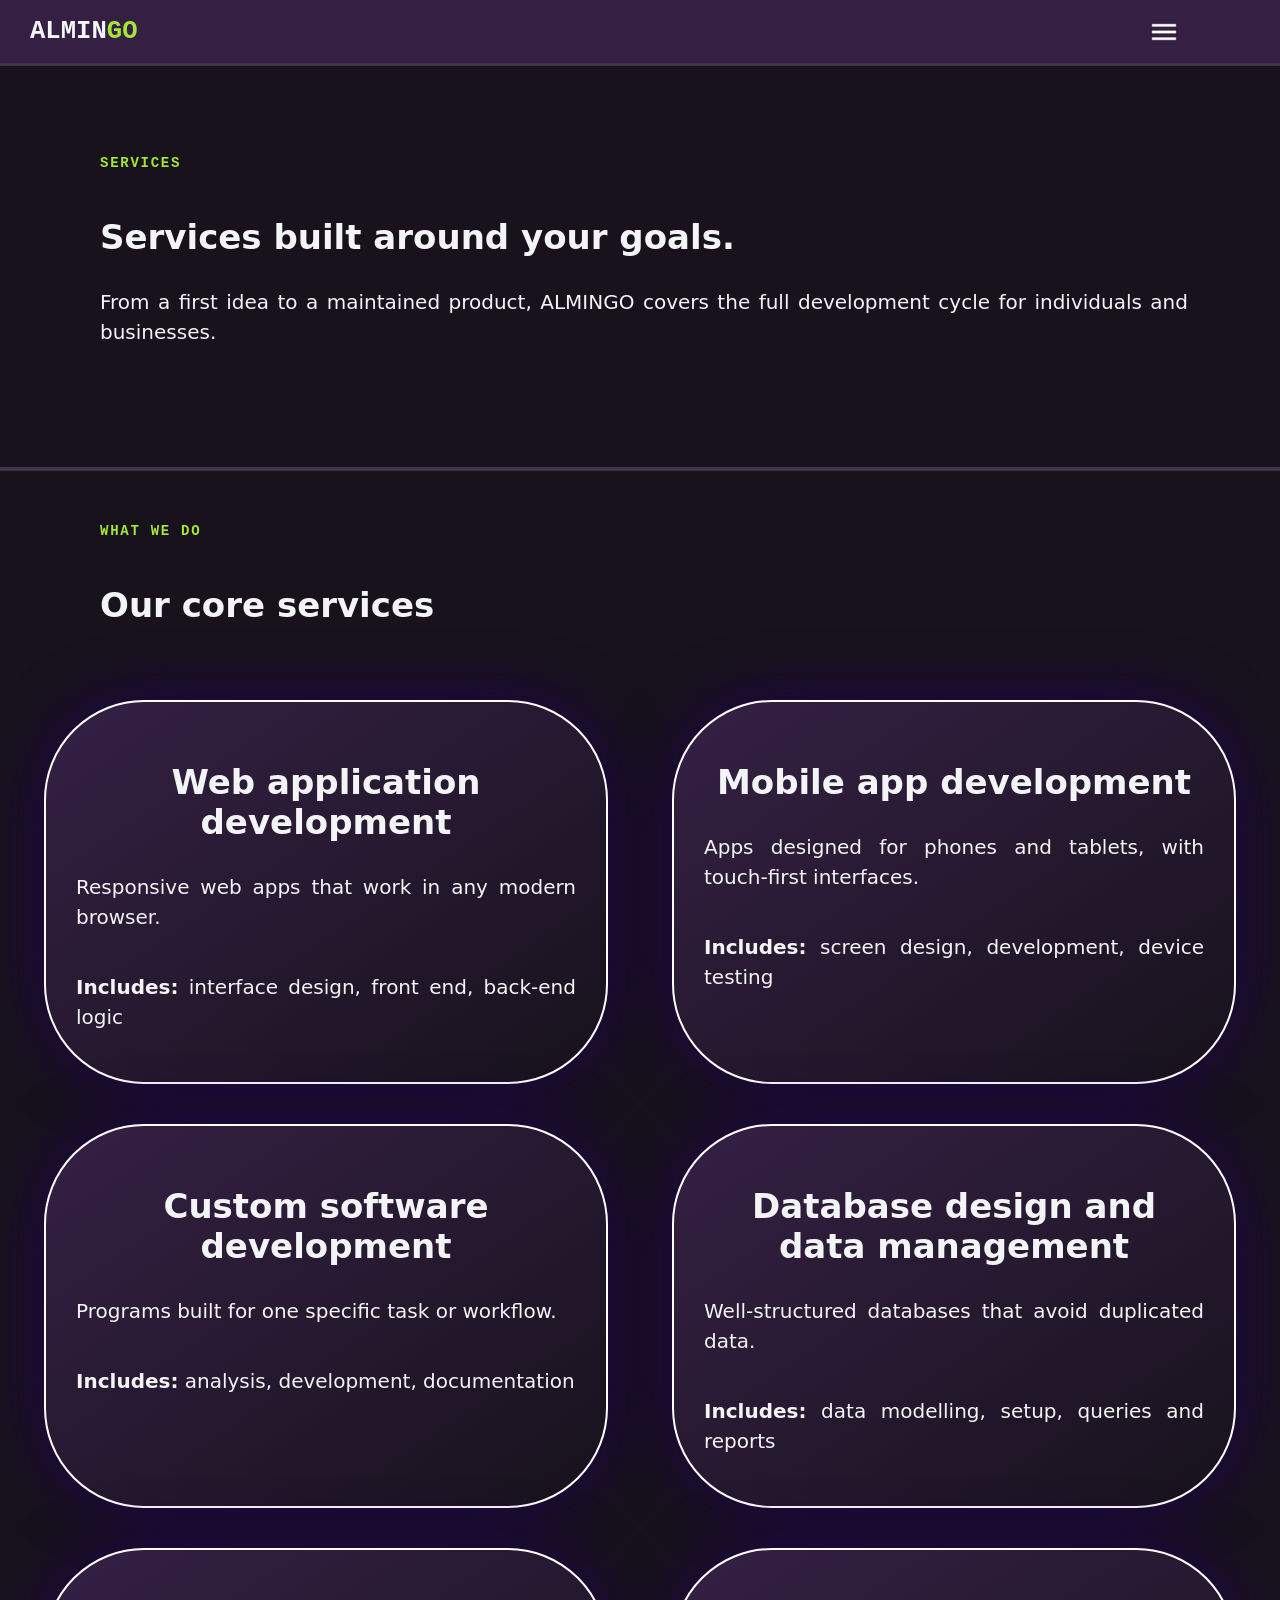
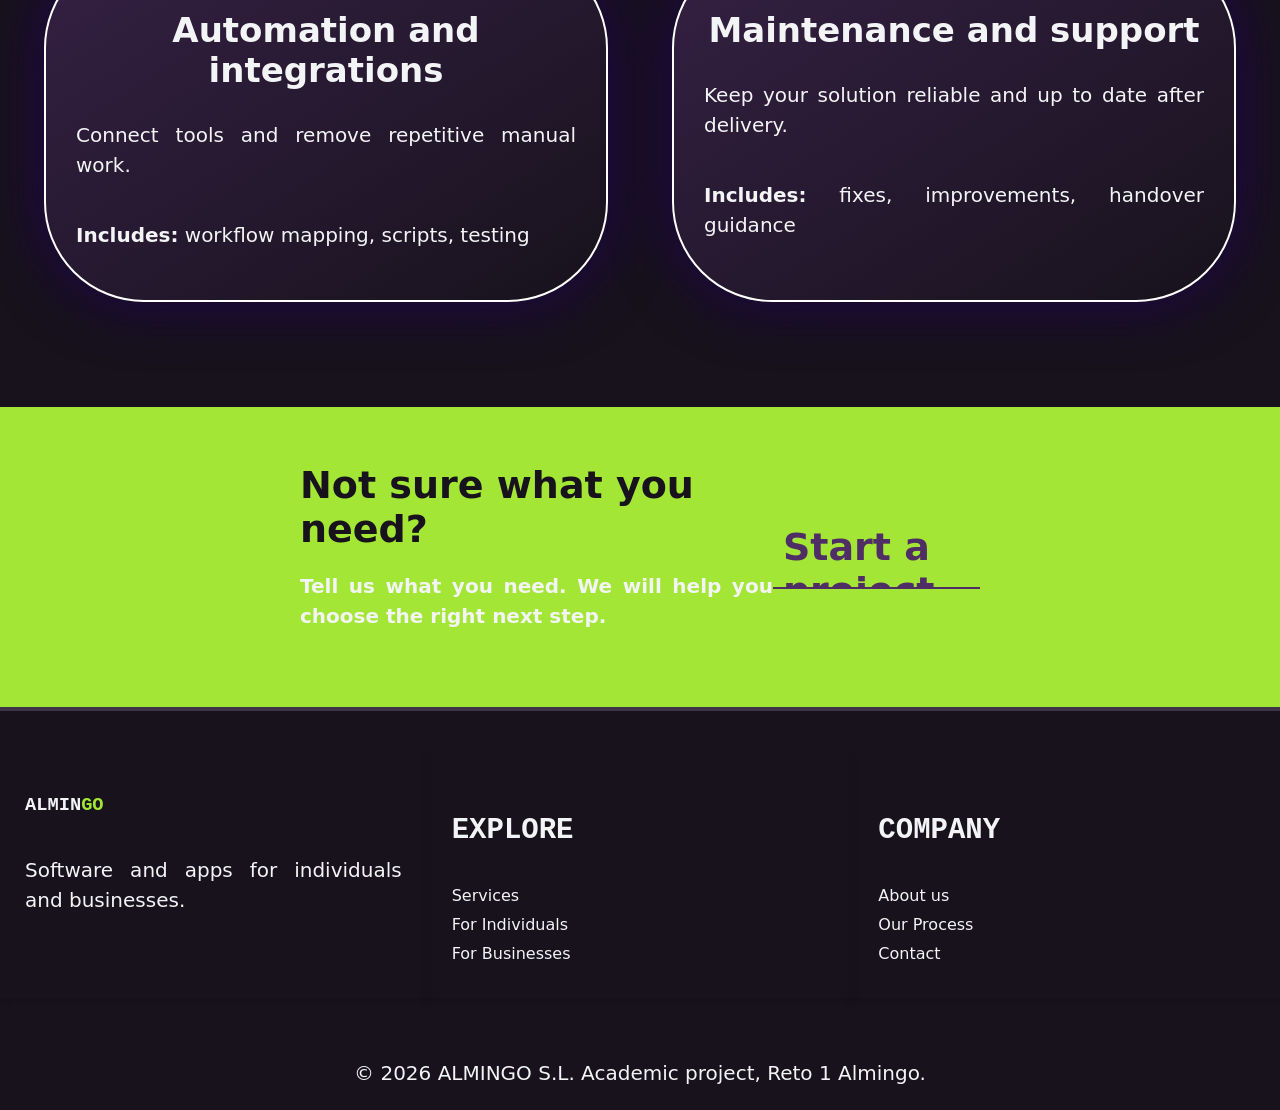
<file: services.html>
<!DOCTYPE html>
<html lang="en">

<head>
    <meta charset="UTF-8">
    <meta name="viewport" content="width=device-width, initial-scale=1.0">
    <link rel="stylesheet" href="css/animaciones.css">
    <link rel="stylesheet" href="css/style.css">
    <link rel="stylesheet" href="css/services.css">
    <title>Almingo</title>
</head>

<body>
    <header>
        <h1><a href="index.html">ALMIN<span class="resaltado">GO</span></a></h1>

        <nav>
            <details>
                <summary><img src="img/menu-icon.png" alt="Menu"></summary>
                <ul>
                    <li><a href="index.html" style="--chars:19">Home</a></li>
                    <br>
                    <li><a href="about.html" style="--chars:19">About</a></li>
                    <li><a href="services.html" style="--chars:19">Services</a></li>
                    <li><a href="contact.html" style="--chars:19">Contact</a></li>
                </ul>
            </details>
        </nav>

    </header>
    <main>

        <section class="hero">
            <h2>Services</h2>
            <h3>Services built around your goals.</h3>
            <p>From a first idea to a maintained product, ALMINGO covers the full development cycle for individuals and
                businesses.</p>
        </section>

        <section class="what-we-do-section">
            <h2>What we do</h2>
            <h3>Our core services</h3>
            <div class="what-we-do">
                <article>
                    <h3>Web application development</h3>
                    <p>Responsive web apps that work in any modern browser.</p>
                    <p><b>Includes:</b> interface design, front end, back-end logic</p>
                </article>
                <article>
                    <h3>Mobile app development</h3>
                    <p>Apps designed for phones and tablets, with touch-first interfaces.</p>
                    <p><b>Includes:</b> screen design, development, device testing</p>
                </article>
                <article>
                    <h3>Custom software development</h3>
                    <p>Programs built for one specific task or workflow.</p>
                    <p><b>Includes:</b> analysis, development, documentation</p>
                </article>
                <article>
                    <h3>Database design and data management</h3>
                    <p>Well-structured databases that avoid duplicated data.</p>
                    <p><b>Includes:</b> data modelling, setup, queries and reports</p>
                </article>
                <article>
                    <h3>Automation and integrations</h3>
                    <p>Connect tools and remove repetitive manual work.</p>
                    <p><b>Includes:</b> workflow mapping, scripts, testing</p>
                </article>
                <article>
                    <h3>Maintenance and support</h3>
                    <p>Keep your solution reliable and up to date after delivery.</p>
                    <p><b>Includes:</b> fixes, improvements, handover guidance</p>
                </article>
        </section>

        <section class="CTA">
            <div class="cta-left">
                <h3>Not sure what you need?</h3>
                <p>Tell us what you need. We will help you choose the right next step.</p>
            </div>
            <div class="cta-right rellenarararriba">
                <a href="#" style="height: 62px;">Start a project</a>
            </div>
        </section>

        <section class="informative-section">
            <article class="informative-article">
                <h1>ALMIN<span class="resaltado">GO</span></h1>
                <p>Software and apps for individuals and businesses.</p>
            </article>

            <article class="informative-article">
                <h4>EXPLORE</h4>
                <a href="services.html">Services</a>
                <a href="individuals.html">For Individuals</a>
                <a href="businesses.html">For Businesses</a>
            </article>

            <article class="informative-article">
                <h4>COMPANY</h4>
                <a href="about.html">About us</a>
                <a href="">Our Process</a>
                <a href="contact.html">Contact</a>
            </article>
        </section>

        <section class="copy">
            <p>© 2026 ALMINGO S.L. Academic project, Reto 1 Almingo.</p>
        </section>
    </main>
</body>

</html>
</file>
<file: css/animaciones.css>
html {
  scroll-behavior: smooth;
  scroll-padding-top: 70px;     /* Para que el header no tape los títulos con ID con 'a href' */
}

body {
  background: var(--bg-color);
  color: var(--text-color);
  margin: 0;
}

/* ===== Header ===== */
header {
  display: flex;
  flex-direction: row;
  position: sticky;
  justify-content: space-between;
  top: 0;
  align-items: center;
  width: 100%;
  background-color: var(--primary-color);
  border-bottom: 3px solid var(--border-color);
}

header h1 {
  padding-left: 100px;
  font-size: clamp(1.5rem, 2vw, 2rem);
}

/* Simétrico al padding-left de 100px del h1 */
header nav {
  padding-right: 100px;
}

/* ===== Menú horizontal antiguo (individuals.html) ===== */
nav ul {
  display: flex;
  flex-direction: row;
  padding-left: 0;
  align-items: center;
  padding: 0 100px 0 0;
  height: 70px;
  width: 100%;
}

nav ul li {
  list-style: none;
  flex: 1;
  text-align: center;
  margin-left: 80px;
  margin-right: 80px;
  align-items: center;
  justify-content: center;
}

nav ul li a {
	text-decoration: none;
	color: var(--text-color);
	width: 350px; 
  transition: .3s;
}

nav ul li a:hover {
  color: var(--accent-color);
}

/* ------ Menú desplegable (details / summary) ------ */
nav details {
  position: relative;
}

nav summary {
  position: relative;
  z-index: 2;                   /* por encima del panel, para poder cerrarlo */
  list-style: none;
  cursor: pointer;
  color: var(--text-color);
}

nav summary img {
  display: block;
  width: 32px;
  height: 32px;
}

/* Panel a pantalla completa en vertical */
nav details ul {
  position: fixed;
  top: 0;
  right: 0;
  z-index: 1;
  display: flex;
  flex-direction: column;
  justify-content: center;
  align-items: flex-start;
  width: clamp(260px, 40vw, 480px);
  height: 100vh;
  height: 100dvh;
  margin: 0;
  padding: 90px 0 2rem;
  box-sizing: border-box;
  background: var(--primary-color);
  border: none; 
  border-left: 1px solid var(--border-color);
}

nav details ul li {
  flex: none;
  margin: 0;
  padding: 1rem 2.5rem;
  text-align: left;
}

nav details ul li a {
  display: table-cell;
  white-space: nowrap;
  font-size: clamp(1.5rem, 3vw, 2.5rem);
}

nav details[open] ul {
  animation: slide-in 0.3s ease-out;
}


nav details[open] ul li a {
  animation: typing 2s steps(100) 0.2s both;
	border-bottom: 1px solid #73508aa3;
	padding-bottom: 40px;
  font-family: 'Space Mono', monospace;
  font-size: 3rem;
}


@keyframes slide-in {
  from { clip-path: inset(0 0 0 100%); }
  to   { clip-path: inset(0 0 0 0); }
}

@keyframes typing {
  0% {
    width: 0;
  }
  100% {
    width: 100ch;
  }
}

@keyframes pulse {
  0% {
      box-shadow: 0 0 10px #d9ffa1;
  }
    50% {
      box-shadow: 0 0 10px transparent;
  }
  100% {
      box-shadow: 0 0 10px #d9ffa1;
  }
}

@keyframes float {
  0% { transform: translateY(0); }
  50% { transform: translateY(-5px); }
  100% { transform: translateY(0); }
}

@keyframes boing {
  0% {
    transform: translateY(0) scale(1);
  }
  40% {
    transform: translateY(-8px) scale(1.1); /* Sube y se estira ligeramente */
  }
  70% {
    transform: translateY(0) scale(0.95); /* Baja y se comprime al tocar el suelo */
  }
  100% {
    transform: translateY(0) scale(1); /* Vuelve a la normalidad */
  }
}

.dnld-cta a:hover .dnld-icon {
  animation: boing 0.4s ease;
}

/*---------LINEA INFERIOR DE IZQUIERDA A DERECHA----------- */

.lineanimacion{
    margin: 0;
    padding: 0;
    position: relative;
    list-style: none;
    overflow: hidden;
}

.lineanimacion:after {
content: '';
height: 1px;
width: 0%;
position: absolute;
bottom: 0;
left: 0;
background: var(--accent-color);
transition: width .3s linear;
}

.lineanimacion:hover::after{
    width: 100%;
}


/*--------- RELLENAR DE IZQUIERDA A DERECHA----------- */

.rellenar{
    margin: 0;
    padding: 0;
    position: relative;
    list-style: none;
    overflow: hidden;
  
  }

.rellenar {
    transition: color 0.3s ease-in-out;
}

.rellenar:hover {
    color: var(--accent-color);
}

.rellenar:after {
  content: '';
  height: 200px;
  width: 0%;
  position: absolute;
  bottom: 0;
  left: 0;
  background: var(--accent-color);
  transition: width .3s ease;
}

.rellenar:hover::after{
  width: 100%;
}

/*--------- RELLENAR DE IZQUIERDA A DERECHA----------- */

.rellenarararriba {
    margin: 0;
    padding: 0;
    position: relative;
    list-style: none;
    overflow: hidden;

    /*CAMBIAR COLOR DEL a en cta right en estado hover*/
}

.rellenarararriba:hover {
    color: var(--accent-color);
}

.rellenarararriba::after {
    content: '';
    position: absolute;
    bottom: 0;
    left: 0;
    width: 100%;
    height: 0%;
    background: var(--bg-secundary-color);
    transition: height 0.3s ease-in-out;
    border-radius: 28px 28px 0 0;
    transition: .3s;
  border-color: transparent;
  }

.rellenarararriba:hover::after {
    height: 100%;
    border-radius: 18px 18px 0 0;
    transition: .3s;
}
</file>
<file: css/style.css>
:root {
  --primary-color: #352044;
  /* Color principal */
  --accent-color: #a3e635;
  /* Color Secundario */
  --bg-color: #17121c;
  /* Fondos */
  --bg-secundary-color: #4f2e66;
  /* Fondo secundario */
  --text-color: #F3F4F6;
  /* Textos */
  --border-color: #403448;
  /* Bordes */
}

:root {
  --font-sans: "Segoe UI", system-ui, -apple-system, "Helvetica Neue", Arial, sans-serif;
  --font-mono: ui-monospace, "SF Mono", Menlo, Consolas, monospace;
}

@media (prefers-color-scheme: dark) {
  :root {
    --primary-color: #352044;
    /* Color principal */
    --accent-color: #a2e635cc;
    /* Color Secundario */
    --bg-color: #000;
    /* Fondos */
    --text-color: #F3F4F6;
    /* Textos */
    --border-color: #403448;
    /* Bordes */
  }
}

html {
  scroll-behavior: smooth;
  scroll-padding-top: 70px;
  /*Para que el header no tape los titulos con ID con 'a href'*/
}


body {
  background: var(--bg-color);
  color: var(--text-color);
  margin: 0;
}

.resaltado {
  color: var(--accent-color);
}

h2 {
  font-size: clamp(13px, 1.1vw, 16px);
  text-transform: uppercase;
  letter-spacing: 0.12em;
  color: var(--accent-color);
  margin-bottom: 1rem;
  display: block;
  font-family: var(--font-mono);
  font-weight: 600;
}

h3 {
  font-size: clamp(27px, 3.5vw, 34px);
  font-family: var(--font-sans);
  margin-bottom: 10px;
  margin-top: 30px;
}

h4 {
  font-size: clamp(24px, 2.5vw, 29px);
}

h5 {
  font-size: clamp(36px, 4vw, 48px);
  margin-top: 25px;
  margin-bottom: 25px;
  font-family: var(--font-sans);

}

h6 {
  font-size: clamp(18px, 1.5vw, 20px);
}

p {
  font-family: var(--font-sans);
  font-size: 20px;
  line-height: 1.5;
  width: auto;
  text-align: justify;
}


header {
  z-index: 100;
  display: flex;
  flex-direction: row;
  position: sticky;
  justify-content: space-between;
  top: 0;
  align-items: center;
  width: 100%;
  background-color: var(--primary-color);
  border-bottom: 3px solid var(--border-color);
}



header h1 {
  font-family: var(--font-mono);
  padding-left: 30px;
  font-size: clamp(1.5rem, 2vw, 2rem);
}


header h1 a {
  text-decoration: none;
  color: var(--text-color);
}

section {
  align-content: center;
}


.informative-section {
  display: flex;
  flex-direction: row;
  justify-content: space-evenly;
  padding-top: 40px;
  padding-bottom: 40px;
  border-top: 4px solid var(--border-color);
}

.informative-article {
  display: flex;
  flex-direction: column;
  width: 400px;
  padding: 25px;
  box-shadow: 0px 4px 6px rgba(0, 0, 0, 0.1);
}

.informative-article h1 {
  font-family: var(--font-mono);
}

.informative-article h4 {
  font-family: var(--font-mono);
  color: var(--text-color);
}

.informative-article a {
  text-decoration: none;
  font-family: var(--font-sans);
  color: var(--text-color);
  margin-bottom: 10px;
}

.copy p {
  text-align: center;
  color: var(--text-color);
}


/*-----------CTA-----------*/

.CTA {
	background: var(--accent-color);
	display: flex;
	flex-direction: row;
	justify-content: space-between;
	align-content: center;
	padding-top: 50px;
	padding-bottom: 50px;
	padding-left: 300px;
	padding-right: 300px;
	height: 200px;
	align-items: center;
}

.cta-left {
  align-content: center;
}

.cta-right {
  align-content: center;
  height: 65px;
}

.CTA a {
  font-size: clamp(32px, 4vw, 38px);
  text-decoration: none;
  color: var(--bg-secundary-color);
  font-family: var(--font-sans);
  font-weight: 550;
  border-bottom: 2px solid var(--bg-secundary-color);
  transition: .2s;
  padding-left: 10px;  padding-right: 10px;
  position: inherit;
  display: block;
}

a:hover {
	color: var(--accent-color);
	z-index: 1;
}

.CTA h3 {
  margin: 0;
  color: var(--bg-color);
  font-size: clamp(32px, 4vw, 38px);
  font-weight: 700;

}

.CTA p {
  font-weight: 700;
}

section.hero {
    display: flex;
    flex-direction: column;
    border-radius: 10px;
    padding-left: 100px;
    width: 85dvw;
    padding-top: 72px;
    padding-bottom: 0px;
    margin-top: 5px;
    margin-bottom: 100px;
    background-color: var(--bg-color);
}
</file>
<file: css/index.css>
section {
  align-content: center;
  padding-left: 100px;
}

section.hero {
  display: flex;
  flex-direction: row;
  border-radius: 10px;
  width: 85dvw;
  padding-top: 150px;
  padding-bottom: 72px;
  margin-top: 5px;
  margin-bottom: 100px;
  background-color: var(--bg-color);
}

section.what-we-do {
  display: flex;
  flex-direction: column;
  width: auto;
  justify-content: center;
  align-content: center;
  padding-top: 72px;
  padding-bottom: 72px;
  margin-top: 5px;
  margin-bottom: 5px;
  background-color: var(--bg-secundary-color);
}

.section-left {
  display: flex;
  flex-direction: column;
  justify-content: center;
  align-items: flex-start;
  width: 50%;
  margin-right: 200px;
}

.section-left h3 {
  padding-right: 100px;
}

picture {
  display: flex;
  flex-direction: column;
  justify-content: center;
  align-items: center;
  right: 200px;
  position: absolute;
  top: 120px;
}

.links {
  display: flex;
  flex-direction: row;
  align-items: center;
  gap: 20px;
  margin-top: 10px;
}

button {
  padding: 0;
}

.businesses {
  display: flex;
  padding: 10px 20px;
  margin-right: 0px;
  background-color: var(--accent-color);
  color: var(--primary-color);
  text-decoration: none;
  border-radius: 5px;
  font-family: var(--font-sans);
  font-weight: bold;
  width: 175px;
  height: 40px;
  align-items: center;
  justify-content: center;
}

.individuals {
  display: flex;
  padding: 10px 20px;
  margin-right: 0px;
  background-color: var(--bg-color);
  color: var(--text-color);
  text-decoration: none;
  border-radius: 5px;
  font-family: var(--font-sans);
  font-weight: bold;
  width: 175px;
  height: 40px;
  align-items: center;
  justify-content: center;
  border: 2px solid var(--border-color);
}

@media (prefers-color-scheme: dark) {
  .businesses {
    background-color: #a2e635cc;
  }
}

.blablabla {
  height: auto;
  width: 80%;
}

.businesses:hover {
  transition: all .1s ease-in-out;
  box-shadow: inset 5px 5px 10px #4e4e4e88, inset -5px -5px 10px #e2e2e288;
}

.businesses a {
  text-decoration: none;
  color: var(--primary-color);
  width: 175px;
  font-size: 16px;
  height: 40px;
  display: flex;
  align-items: center;
  justify-content: center;
  flex-shrink: 0;
}

.businesses a:hover {
  transition: all 0.1s ease-in-out;
  font-size: 15px;
}

.individuals:hover {
  transition: all .1s ease-in-out;
  box-shadow: inset 5px 5px 10px #4e4e4e88, inset -5px -5px 10px #4e4e4e88;
}

.individuals a {
  text-decoration: none;
  color: var(--accent-color);
  width: 175px;
  font-size: 15px;
  height: 40px;
  display: flex;
  align-items: center;
  justify-content: center;
  flex-shrink: 0;
}

.individuals a:hover {
  transition: all 0.1s ease-in-out;
  font-size: 16px;
}


/*------------ARTICLE------------- */

.card-group {
	display: flex;
	flex-direction: column;
	align-items: center;
	justify-content: center;
	margin-bottom: 50px;
}

.cards {
  display: flex;
  flex-direction: row;
  justify-content: space-between;
  align-items: space-between;
  width: 80%;
}

.what-we-do article {
  display: flex;
  flex-direction: column;
  align-content: center;
  text-align: justify;
  border: solid 2px var(--border-color);
  border-radius: 16px;
  padding: 10px 20px 10px 20px;
  width: 350px;
  height: 220px;
  margin: 30px;
  transition: 0.2s;
}

.what-we-do article:hover {
  box-shadow: 6px 6px 10px var(--accent-color),
            -5px -5px 10px var(--bg-color);
  transform: translateY(-10px);
}

.cta-wwd {
  color: var(--accent-color);
  text-decoration: none;
  font-family: var(--font-mono);
  border: 1px solid var(--accent-color);
  width: 210px;
  padding: 5px 10px 5px 10px;
  border-radius: 16px;
  background: var(--bg-secundary-color);
  transition: 0.3s;
  display: flex;
  flex-direction: row;
  justify-content: space-evenly;
  align-items: center;
  gap: 5px;
}

.cta-wwd:hover {
  box-shadow:  0px 0px 10px var(--accent-color);
  border-color: #f2ffde;
  scale: 1.05;
}

.cta-wwd img {
  transition: 0.4s;
}

.cta-wwd a {
  text-decoration: none;
  color: var(--accent-color);
}

.cta-wwd:hover img {
  transform: rotate(-360deg);
}



/*------------CONCEPT------------- */
section.concept {
	display: flex;
	flex-direction: column;
	width: auto;
	justify-content: center;
	align-content: center;
	padding-top: 72px;
	padding-bottom: 72px;
	margin-top: 5px;
	margin-bottom: 5px;
	background-color: var(--bg-color);
}

.concept-group {
  display: flex;
  flex-direction: row;
  justify-content: center;
  border-radius: 10px;
  margin: 100px 50px 50px 50px;
}

.concept-group article {
  padding: 15px 30px;
  border: solid 1px var(--border-color);
  transition: 0.3s;
  text-align: justify;
  align-items: flex-start;
  display: flex;
  flex-direction: column;
  position: relative;
}

.concept-group article.left {
  border-radius: 10px 0 0 10px;
}

.concept-group article.right {
  border-radius: 0 10px 10px 0;
}

.concept-group article:hover {
  z-index: 2;
  color: var(--bg-color);
}

.concept-group article:hover h3,
.concept-group article:hover p {
  color: var(--bg-color);
}

.concept h3 {
  margin: 0;
  z-index: 1;

}

.concept p {
  margin: 10px 0 0 0;
  z-index: 1;
}

.concept p+p {
  margin: 10px;
}


/*------------HOW WE WORK------------- */

section.how-we-work {
	display: flex;
	flex-direction: row;
	width: auto;
	align-content: center;
	padding-top: 72px;
	padding-bottom: 72px;
  padding-left: 100px; padding-right: 100px;
	margin-top: 5px;
	margin-bottom: 5px;
	background-color: var(--bg-secundary-color);
}

.hww {
	display: flex;
	flex-direction: row;
	width: 80%;
	justify-content: space-between;
	align-content: center;
	padding-top: 72px;
	padding-bottom: 72px;
  padding-left: 100px; 
	margin-top: 5px;
	margin-bottom: 5px;
}

.hww-cta {
  display: flex;
  align-items: center;
  padding-right: 100px;
}

.hww-cta a {
  color: var(--accent-color); 
  text-decoration: none;
  font-size: clamp(27px, 3.5vw, 34px);
  font-family: var(--font-sans);
  border: 1px solid var(--accent-color);
  padding: 10px 20px 10px 20px;
  border-radius: 6px;
  transition: .2s;
}

.hww-cta a:hover {
  background-color: var(--accent-color);  
  color: var(--bg-secundary-color);
  border-color: var(--text-color);
  box-shadow: 0 0 10px #d9ffa1;
  animation: pulse 2s infinite;
}

section.dev {
  background: var(--bg-secundary-color);
  display: flex;
  flex-direction: column;
	justify-content: space-between;
	align-content: center;
	padding-top: 72px;
	padding-bottom: 72px;
  padding-left: 100px; padding-right: 100px;
	margin-top: 5px;
	margin-bottom: 5px;
}

.dev h3 {
  margin-left: 100px;
}

.dev-card {
  display: flex;
  flex-direction: column;
  align-items: center;
}

.dev article {
  border: 1px solid var(--text-color);
  border-radius: 12px;
  padding: 5px 10px 5px 10px;
  margin-top: 30px;
  display: flex;
  flex-direction: row;
  justify-content: space-between;
  width: 60%;
  margin-left: 100px;
}

.dev article:hover{
  border-color: var(--accent-color);
  color: var(--accent-color);
}


.dev article+article {
  margin-top: 60px;
}

.dev article h3, .dev p {
  margin: 5px 10px 5px 10px;
}


/*------------LAST PROJECT------------- */

section.last-project {
	display: flex;
	flex-direction: row;
	width: auto;
	align-content: center;
	padding-top: 72px;
	padding-bottom: 72px;
  padding-left: 100px; padding-right: 100px;
	margin-top: 5px;
	margin-bottom: 5px;
	background-color: var(--bg-color);
}

.dnld {
	display: flex;
	flex-direction: row;
	width: 80%;
	justify-content: space-between;
	align-content: center;
	padding-top: 72px;
	padding-bottom: 72px;
	padding-left: 100px;
	margin-top: 5px;
	margin-bottom: 5px;
	align-items: center;
}

.dnld-cta {
	display: flex;
	flex-direction: column;
	align-items: center;
	align-content: center;
	justify-content: space-evenly;
	padding: 10px;
	background: var(--accent-color);
	width: 15rem;
	height: 20rem;
  border-radius: 29px;
  font-family: var(--font-mono);
  box-shadow: inset 5px 5px 10px #e2e2e288, inset -5px -5px 10px #4e4e4e88;

}

.dnld-text {
	align-content: space-between;
	justify-content: space-between;
	display: flex;
	flex-direction: column;
	gap: 40px;
}


.dnld-cta a {
	width: 80%;
	height: 50px;
	text-decoration: none;
	background: var(--bg-color);
	align-content: center;
	padding: 5px;
	border-radius: 16px;
	display: flex;
	justify-content: center;
}

.dnld-cta a h4 {
	margin: 0;
	align-content: center;
	transition: 0.2s;
	align-items: center;
	display: flex;
	justify-content: space-between;
	width: 85%;
}
</file>
<file: css/about-us.css>
section.hero {
    display: flex;
    flex-direction: column;
    border-radius: 10px;
    padding-left: 100px;
    width: 85dvw;
    padding-top: 72px;
    padding-bottom: 0px;
    margin-top: 5px;
    margin-bottom: 100px;
    background-color: var(--bg-color);
}

.work-section {
    display: flex;
    flex-direction: row;
    flex-wrap: wrap;
    justify-content: space-evenly;
    width: auto;
    align-content: center;
    padding-top: 20px;
    padding-bottom: 10px;
    margin-top: 5px;
    margin-bottom: 5px;
    background-color: var(--bg-color);
    border-top: 4px solid var(--border-color);
}

.approach {
    display: flex;
    flex-direction: column;
    flex-wrap: wrap;
    justify-content: justify;
    width: 650px;
    align-content: center;
    margin-top: 5px;
    margin-bottom: 5px;
}

.quality {
    display: flex;
    flex-direction: column;
    flex-wrap: wrap;
    width: 650px;
    align-content: center;
    margin-top: 5px;
    margin-bottom: 5px;
}

.quality p {
    border-bottom: 4px solid var(--border-color);
    padding-bottom: 6px;
    margin-top: 0;
    transition: .3s;
}

.quality p:hover {
border-color: var(--accent-color);
}

.section-principles {
    display: flex;
    flex-direction: column;
    padding-left: 100px;
    padding-top: 30px;
    border-top: 3px solid var(--border-color);
    margin-bottom: 0;
    background-color: var(--primary-color);
}

.principles-content {
    display: flex;
    flex-direction: row;
    justify-content: space-evenly;
    padding-left: 100px;
    padding-top: 30px;
    padding-bottom: 70px;
    margin-bottom: 0;
    background-color: var(--primary-color);
}

.principles-content article {
    display: flex;
    flex-direction: column;
    width: 300px;
    padding: 30px;
    box-shadow: 0px 4px 6px rgba(0, 0, 0, 0.1);
    border-top: 4px solid var(--border-color);
    background-color: var(--bg-color);
    border-radius: 4px;
    transition: .3s;
}

.principles-content article:hover {
	border-top: 4px solid var(--accent-color);
}
</file>
<file: css/businesses.css>
section.hero {
    display: flex;
    flex-direction: column;
    border-radius: 10px;
    padding-left: 100px;
    width: 85dvw;
    padding-top: 72px;
    padding-bottom: 0px;
    margin-top: 5px;
    margin-bottom: 100px;
    background-color: var(--bg-color);
}

article {
    border-radius: 4px;
    padding-left: 16px;
    padding-right: 16px;
    transition: .2s;
}

article:hover {
    border-color: var(--accent-color);
}


.section-services {
    display: flex;
    flex-direction: column;
    padding-left: 100px;
    padding-top: 30px;
    border-top: 3px solid var(--border-color);
}

.services {
    display: flex;
    flex-direction: row;
    flex-wrap: wrap;
    justify-content: space-evenly;
    width: auto;
    align-content: center;
    padding-top: 72px;
    padding-bottom: 72px;
    margin-top: 5px;
    margin-bottom: 5px;
    background-color: var(--bg-color);
}

.service {
    display: flex;
    flex-direction: column;
    width: 350px;
    height: 200px;
    box-shadow: 0px 4px 6px rgba(0, 0, 0, 0.1);
    border-top: 4px solid var(--border-color);
}

.problems {
    display: flex;
    flex-direction: row;
    flex-wrap: wrap;
    justify-content: space-evenly;
    width: auto;
    align-content: center;
    padding-top: 40px;
    padding-bottom: 40px;
    margin-top: 5px;
    margin-bottom: 5px;
    background-color: var(--bg-secundary-color);
}

.problem p {
    border-bottom: 4px solid var(--border-color);
    padding-bottom: 6px;
    transition: .2s;
}

.problem p:hover {
    border-color: var(--accent-color);
}

.formulario {
    display: flex;
    flex-direction: row;
    justify-content: space-evenly;
    padding-top: 40px;
    padding-bottom: 40px;
}

.formulario form {
    display: flex;
    flex-direction: column;
    width: 400px;
    padding: 25px;
    background-color: var(--primary-color);
    border-radius: 10px;
    box-shadow: 0px 4px 6px rgba(0, 0, 0, 0.1);
}

.formulario form label {
    color: var(--text-color);
}

.formulario form input,
.formulario form textarea,
.formulario form select {
    width: 90%;
    margin-bottom: 15px;
    background-color: var(--bg-color);
    padding: 10px;
    border: 1px solid var(--border-color);
    border-radius: 5px;
    color: var(--text-color);
}

.formulario form input:focus-visible,
.formulario form textarea:focus-visible,
.formulario form select:focus-visible {
    outline: 2px solid var(--accent-color);
    outline-offset: 0px;
}

label {
    padding-bottom: 6px;
}

#tipo {
	width: 95%;
}

#enviar {
	background-color: var(--accent-color);
	color: black;
	padding: 10px;
	border: none;
	border-radius: 5px;
	cursor: pointer;
	width: 95%;
	font-weight: 600;
}

#idea {
	resize: none;
	height: 5rem;
}

.question {
    display: flex;
    flex-direction: column;
}
</file>
<file: css/contact.css>
/* ===== Contact page — estilos específicos (solo se carga en contact.html) ===== */

.contact,
.contact * {
    box-sizing: border-box;
}

main {
    display: flex;
    justify-content: center;
    padding: 48px 24px;
}

.contact {
    --contact-lavender: #b8a7d4;
    --contact-panel: #130a1a; /* mismo tono que el fondo de la ilustración */

    display: grid;
    grid-template-columns: 1fr 1fr;
    width: 100%;
    max-width: 1380px;
    background-color: var(--bg-secundary-color);
    border: 2px solid var(--border-color);
    border-radius: 24px;
    overflow: hidden;
}

/* ----- Izquierda: formulario ----- */

.contact-left {
    display: flex;
    justify-content: center;
    align-items: center;
    padding: 48px 32px;
}

.contact-form {
    display: flex;
    flex-direction: column;
    gap: 20px;
    width: 100%;
    max-width: 530px;
}

.contact-title {
    margin: 0 0 12px;
    text-align: center;
    font-family: var(--font-sans);
    font-size: clamp(26px, 2.6vw, 34px);
    font-weight: 700;
    letter-spacing: 0.04em;
    text-transform: none;
    color: var(--accent-color);
}

.contact-row {
    display: grid;
    grid-template-columns: 1fr 1fr;
    gap: 20px;
}

.contact input[type="text"],
.contact input[type="email"],
.contact textarea {
    width: 100%;
    padding: 0 16px;
    font-family: var(--font-sans);
    font-size: 16px;
    color: var(--text-color);
    background-color: var(--primary-color);
    border: 2px solid var(--border-color);
    border-radius: 12px;
    transition: border-color 0.2s;
}

.contact input[type="text"],
.contact input[type="email"] {
    height: 64px;
}

.contact textarea {
	padding: 16px 16px;
	resize: none;
    height: 10rem;
}

.contact ::placeholder {
    color: var(--contact-lavender);
    opacity: 1;
}

.contact input[type="text"]:focus,
.contact input[type="email"]:focus,
.contact textarea:focus {
    outline: none;
    border-color: var(--accent-color);
}

/* ----- Who Are You? ----- */

.contact-type {
    display: flex;
    justify-content: space-between;
    align-items: center;
    gap: 16px;
    margin: 0;
    padding: 0 6px;
    border: 0;
}

.contact-type legend {
    float: left;
    padding: 0;
    font-family: var(--font-sans);
    font-size: 18px;
    font-weight: 700;
    color: #fff;
}

.contact-type-options {
    display: flex;
    gap: 32px;
    margin-left: auto;
}

.contact-option {
    display: flex;
    align-items: center;
    gap: 10px;
    font-family: var(--font-sans);
    font-size: 18px;
    font-weight: 700;
    color: #fff;
    cursor: pointer;
}

.contact-option input {
	cursor: pointer;
}

.textarea {
    color: var(--accent-color);
}

.contact-option input:focus-visible,
.contact-button:focus-visible {
    outline: 2px solid var(--accent-color);
    outline-offset: 3px;
}

/* ----- Botón (solo visual) ----- */

.contact-button {
    height: 64px;
    font-family: var(--font-sans);
    font-size: 24px;
    font-weight: 700;
    color: var(--accent-color);
    background-color: var(--primary-color);
    border: 2px solid var(--border-color);
    border-radius: 12px;
    cursor: pointer;
    transition: background-color 0.2s, border-color 0.2s;
}

.contact-button:hover {
    background-color: #44295a;
    border-color: var(--accent-color);
}

.contact-right {
	display: flex;
	justify-content: center;
	align-items: center;
	margin-top: 10px;
	margin-right: 10px;
	margin-bottom: 10px;
	border-radius: 7px 14px 14px 7px;
	margin-left: 50px;
}

.contact-right img {
	display: block;
	width: 100%;
	height: auto;
	max-height: 100%;
	object-fit: contain;
	border-radius: 7px 14px 14px 7px;
}
</file>
<file: css/individuals.css>
section.hero {
    display: flex;
    flex-direction: column;
    border-radius: 10px;
    padding-left: 100px;
    width: 85dvw;
    padding-top: 72px;
    padding-bottom: 0px;
    margin-top: 5px;
    margin-bottom: 100px;
    background-color: var(--bg-color);
}

.section-examples {
    display: flex;
    flex-direction: column;
    padding-left: 100px;
    padding-top: 30px;
    border-top: 3px solid var(--border-color);
    margin-bottom: 0;
    background-color: var(--primary-color);
}

article {
    border-radius: 4px;
    padding-left: 16px;
    padding-right: 16px;
    transition: .2s;
}

article:hover {
    border-color: var(--accent-color);
}

.examples {
    display: flex;
    flex-direction: row;
    flex-wrap: wrap;
    justify-content: space-evenly;
    width: auto;
    align-content: center;
    padding-top: 40px;
    padding-bottom: 72px;
    background-color: var(--primary-color);
}

.example {
    display: flex;
    flex-direction: column;
    width: 500px;
    padding-left: 30px;
    box-shadow: 0px 4px 6px rgba(0, 0, 0, 0.1);
    border-top: 4px solid var(--border-color);
    background-color: var(--bg-color);
}

.problems {
    display: flex;
    flex-direction: row;
    flex-wrap: wrap;
    justify-content: space-evenly;
    width: auto;
    align-content: center;
    padding-top: 40px;
    padding-bottom: 40px;
    margin-top: 5px;
    margin-bottom: 5px;
    background-color: var(--bg-secundary-color);
}

.problem p {
    border-bottom: 4px solid var(--border-color);
    padding-bottom: 6px;
}


.formulario {
    display: flex;
    flex-direction: row;
    justify-content: space-evenly;
    padding-top: 40px;
    padding-bottom: 40px;
}

.formulario form {
    display: flex;
    flex-direction: column;
    width: 400px;
    padding: 25px;
    background-color: var(--primary-color);
    border-radius: 10px;
    box-shadow: 0px 4px 6px rgba(0, 0, 0, 0.1);
}

.formulario form label {
    color: var(--text-color);
}

.formulario form input,
.formulario form textarea,
.formulario form select {
    width: 90%;
    margin-bottom: 15px;
    background-color: var(--bg-color);
    padding: 10px;
    border: 1px solid var(--border-color);
    border-radius: 5px;
    color: var(--text-color);
}

.formulario form input:focus-visible,
.formulario form textarea:focus-visible,
.formulario form select:focus-visible {
    outline: 2px solid var(--accent-color);
    outline-offset: 0px;
}

label {
    padding-bottom: 6px;
}

#tipo {
	width: 95%;
}

#enviar {
	background-color: var(--accent-color);
	color: black;
	padding: 10px;
	border: none;
	border-radius: 5px;
	cursor: pointer;
	width: 95%;
	font-weight: 600;
}

#idea {
	resize: none;
	height: 5rem;
}

.question {
    display: flex;
    flex-direction: column;
}
</file>
<file: css/services.css>
.what-we-do-section {
    display: flex;
    flex-direction: column;
    flex-wrap: wrap;
    width: auto;
    align-content: center;
    padding-top: 40px;
    padding-bottom: 40px;
    border-top: 4px solid var(--border-color);
}

.what-we-do-section > h2, .what-we-do-section > h3 {
    margin-left: 100px;
}

.what-we-do {
    display: flex;
    flex-direction: row;
    flex-wrap: wrap;
    justify-content: space-evenly;
    width: auto;
    align-content: center;
    padding-top: 40px;
    padding-bottom: 40px;
    margin-top: 5px;
    margin-bottom: 5px;
    background-color: var(--bg-color);
}

.what-we-do article {
    display: flex;
    flex-direction: column;
    flex-wrap: wrap;
    width: 500px;
    align-content: center;
    text-align:center;
    margin: 20px;
    padding: 30px;
    border-radius: 100px;
    border: 2px solid white;
    background-image: linear-gradient(to bottom right, var(--primary-color), var(--bg-color));
    box-shadow: 0px 0px 60px rgb(31, 4, 75)
}

.what-we-do article:hover {
    transform: scale(1.04);
    transition: 1s;
}

.expectatives {
    display: flex;
    flex-direction: column;
    flex-wrap: wrap;
    width: 650px;
    align-content: center;
    margin-top: 5px;
    margin-bottom: 5px;
}

.expectatives p {
    border-bottom: 4px solid var(--border-color);
    padding-bottom: 6px;
    margin-top: 0;
}
</file>
